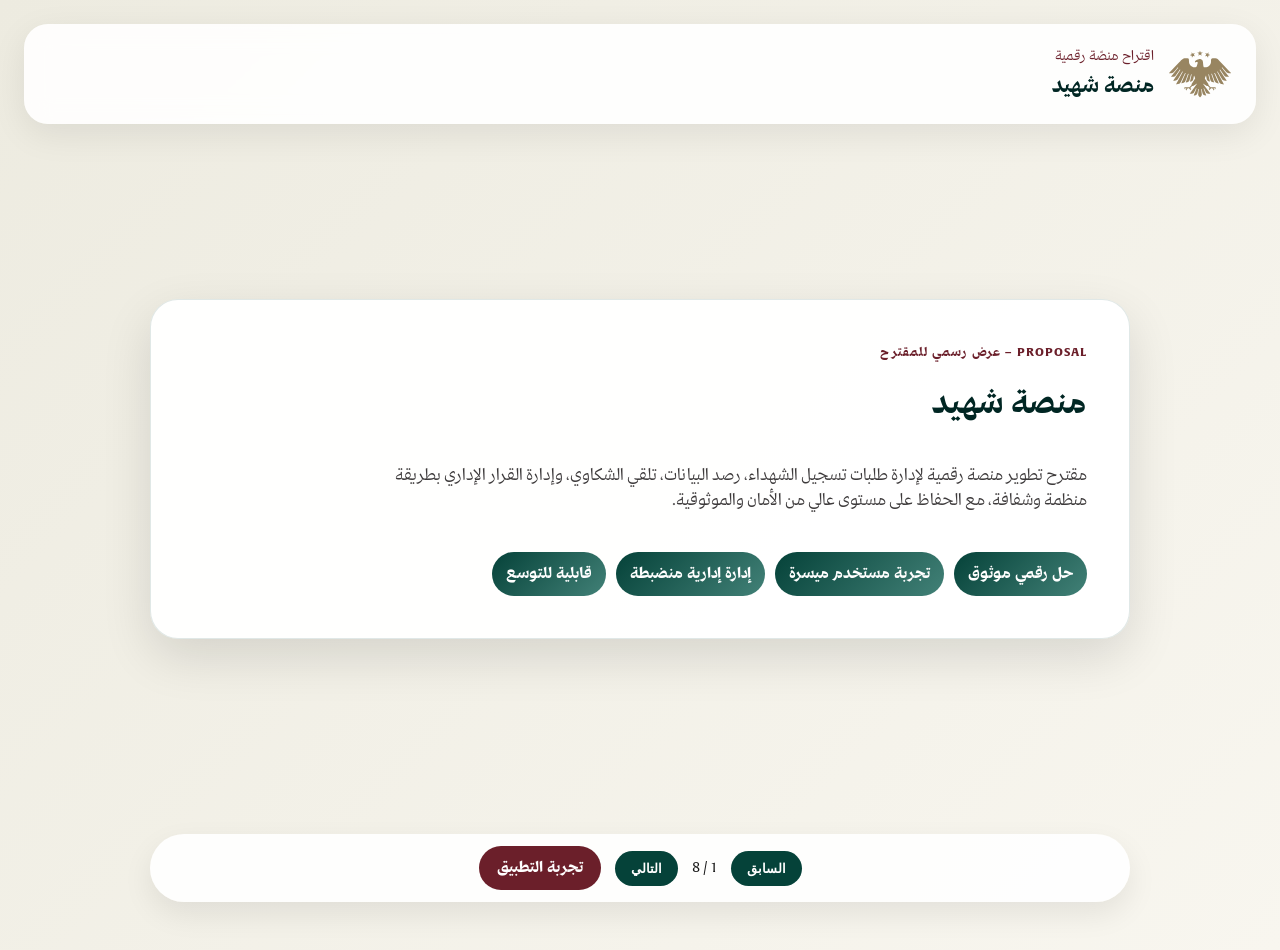
<file: index.html>
<!DOCTYPE html>
<html lang="ar" dir="rtl">
<head>
  <meta charset="UTF-8" />
  <meta name="viewport" content="width=device-width, initial-scale=1.0" />
  <title>منصة شهيد | proposal</title>
  <meta name="description" content="اقتراح تصميم أولي لمنصة شهيد لتوثيق وتحقيق عوائل الشهداء وإصدار الحسابات والرواتب الشهرية لاحقًا" />
  <link rel="stylesheet" href="assets/style.css" />
  <script src="assets/script.js" defer></script>
</head>
<body>
  <div class="page-shell">
    <header class="topbar">
      <div class="brand">
        <img src="assets/img/logo_new_syria.svg" alt="شعار منصة شهيد" class="brand-logo" />
        <div>
          <p class="brand-tag">اقتراح منصّة رقمية</p>
          <h1>منصة شهيد</h1>
        </div>
      </div>
    </header>

    <main class="slides-shell">
      <section class="slide active" id="slide-1">
        <div class="slide-content">
          <p class="eyebrow">Proposal – عرض رسمي للمقترح</p>
          <h2>منصة شهيد</h2>
          <p class="slide-lead">مقترح تطوير منصة رقمية لإدارة طلبات تسجيل الشهداء، رصد البيانات، تلقي الشكاوي، وإدارة القرار الإداري بطريقة منظمة وشفافة، مع الحفاظ على مستوى عالي من الأمان والموثوقية.</p>
          <div class="slide-bullets">
            <span>حل رقمي موثوق</span>
            <span>تجربة مستخدم ميسرة</span>
            <span>إدارة إدارية منضبطة</span>
            <span>قابلية للتوسع</span>
          </div>
        </div>
      </section>

      <section class="slide" id="slide-2">
        <div class="slide-content">
          <p class="eyebrow">المشكلة الحالية</p>
          <h3>لماذا يحتاج هذا المشروع إلى حل رقمي؟</h3>
          <div class="slide-grid">
            <article class="slide-card">
              <h4>التحول من العمل اليدوي</h4>
              <p>تتطلب العمليات الحالية جمع البيانات وعرضها ومراجعتها يدويًا، ما يرفع احتمالية التشتت والاختلاف بين الملفات والقرارات.</p>
            </article>
            <article class="slide-card">
              <h4>الاحتياج إلى شفافية</h4>
              <p>من الضروري وجود نظام واضح يسجل كل طلب، كل قرار، وكل شكوى، حتى يتمكن المسؤولون من متابعة الحالة بدقة واحترافية.</p>
            </article>
            <article class="slide-card">
              <h4>الحاجة إلى موثوقية عالية</h4>
              <p>يجب أن يكون النظام قادرًا على حفظ البيانات بشكل آمن، مع التحقق من الهوية، وتحديد صلاحية المستخدم، وإدارة القرارات بشكل مستند إلى قواعد واضحة.</p>
            </article>
          </div>
        </div>
      </section>

      <section class="slide" id="slide-3">
        <div class="slide-content">
          <p class="eyebrow">الحل المقترح</p>
          <h3>ما هي الفكرة الأساسية للنظام؟</h3>
          <div class="slide-grid">
            <article class="slide-card">
              <h4>بوابة تسجيل دخول آمنة</h4>
              <p>يبدأ المستخدم بتسجيل الدخول عبر رقم الجوال وإرسال رمز OTP، ثم إتمام التسجيل بنجاح داخل النظام.</p>
            </article>
            <article class="slide-card">
              <h4>طلب استمارة الشهيد أو الشهداء</h4>
              <p>يمكن للمستخدم تقديم طلب تسجيل رسمي لشخص أو أكثر من الشهداء، مع تعبئة بيانات الطلب، رفع الوثائق، وإضافة أكثر من شهيد ضمن نفس الحساب المسجل.</p>
            </article>
            <article class="slide-card">
              <h4>إرسال شكوى مستقلة</h4>
              <p>يمكن للمستخدم أيضًا تقديم شكوى بشكل منفصل عن طلب الاستمارة، وتُدار هذه الشكاوى في مسار خاص يختلف عن مسار طلب التسجيل.</p>
            </article>
          </div>
        </div>
      </section>

      <section class="slide" id="slide-4">
        <div class="slide-content">
          <p class="eyebrow">النطاق الوظيفي</p>
          <h3>ما الذي سيتضمنه التطبيق؟</h3>
          <div class="slide-grid">
            <article class="slide-card">
              <h4>1. تسجيل المستخدم وتأكيد الهوية</h4>
              <p>تسجيل الدخول عبر رقم الهاتف، إرسال OTP، وتأكيد الهوية قبل السماح بالوصول إلى الاستمارة.</p>
            </article>
            <article class="slide-card">
              <h4>2. إدارة استمارات الشهداء</h4>
              <p>تسجيل بيانات مقدم الطلب، بيانات الشهداء، بيانات الاستشهاد، والوثائق المرفوعة، مع إمكانية إدراج أكثر من شهيد.</p>
            </article>
            <article class="slide-card">
              <h4>3. إدارة الشكاوى</h4>
              <p>إتاحة نموذج تقديم شكوى مستقل عن طلب الاستمارة، وتوجيهه إلى المختصين لإجراء الدراسة اللازمة ثم الإحالة إلى الجهة المعنية، مع إشعارات فورية تتبع حالة الشكوى.</p>
            </article>
          </div>
        </div>
      </section>

      <section class="slide" id="slide-5">
        <div class="slide-content">
          <p class="eyebrow">السير الإداري</p>
          <h3>كيف سيتم تنفيذ القرار الإداري؟</h3>
          <div class="slide-grid">
            <article class="slide-card">
              <h4>المرحلة الأولى: الدراسة</h4>
              <p>يتم فحص طلب الاستمارة أو الشكوى بشكل منفصل من قبل الإدارة أو المختصين، مع مراجعة المستندات والبيانات المرفوعة.</p>
            </article>
            <article class="slide-card">
              <h4>المرحلة الثانية: القرار</h4>
              <p>إذا تم رفض طلب الاستمارة، يتم إيقاف الحساب ومنع العودة إلى التسجيل مرة أخرى. وإذا تم قبوله، يتم تحويله إلى مرحلة المقابلة. أما الشكوى، فيتم تقييمها وإحالتها إلى الجهة المختصة وفقًا لنتيجة الدراسة.</p>
            </article>
            <article class="slide-card">
              <h4>المرحلة الثالثة: الإنهاء</h4>
              <p>بعد المقابلة، وإذا كان القرار النهائي إيجابيًا، يتم منح المستخدم رقمًا وحسابًا مخصصًا للدخول، مع اعتماد آلية دخول مختلفة عن الهاتف.</p>
            </article>
          </div>
        </div>
      </section>

      <!-- <section class="slide" id="slide-6">
        <div class="slide-content">
          <p class="eyebrow">القيمة المضافة</p>
          <h3>ما الفائدة العملية لهذا التطبيق للعميل؟</h3>
          <div class="slide-grid">
            <article class="slide-card">
              <h4>شفافية أعلى</h4>
              <p>يمنح النظام سجلاً واضحًا لكل طلب وشكوى وقرار، مما يحسن الإدارة ويقلل الغموض.</p>
            </article>
            <article class="slide-card">
              <h4>سرعة في اتخاذ القرار</h4>
              <p>يقلل الاعتماد على الورق والملفات المنفصلة، ويجعل متابعة الحالات أكثر كفاءة وسرعة  إلى الإشعارات المباشرة داخل المرحلة الأولى.</p>
            </article>
            <article class="slide-card">
              <h4>إشعارات متكاملة</h4>
              <p>تُعدّ الإشعارات جزءًا أساسيًا من المرحلة الأولى، سواء كانت عامة أو موجهة إلى عائلة معينة أو إلى مستخدم محدد، لتبقي جميع الأطراف على علم بالحالة والتطورات.</p>
            </article>
          </div>
        </div>
      </section> -->

      <section class="slide" id="slide-7">
        <div class="slide-content">
          <p class="eyebrow">الخطوات التالية</p>
          <h3>كيف نبدأ التنفيذ عمليًا؟</h3>
          <div class="slide-grid">
            <article class="slide-card">
              <h4>1. توضيح المتطلبات</h4>
              <p>تأكيد الأنظمة الإدارية، والمستخدمين، ومجالات القرار، والحدود القانونية أو التشغيلية.</p>
            </article>
            <article class="slide-card">
              <h4>2. تنفيذ النسخة الأولى</h4>
              <p>بناء النماذج الأساسية لتسجيل الدخول، الاستمارة، إدارة الطلبات، والشكاوى.</p>
            </article>
            <article class="slide-card">
              <h4>3. الاختبار والتعزيز</h4>
              <p>إجراء اختبارات فعلية على سير العمل الإداري، ثم تحسين النظام بناءً على ملاحظات المستخدمين والمختصين.</p>
            </article>
          </div>
        </div>
      </section>

      <section class="slide" id="slide-8">
        <div class="slide-content">
          <p class="eyebrow">الخاتمة</p>
          <h3>ملخص المقترح</h3>
          <p class="slide-lead">هذا المقترح يهدف إلى بناء منصة رقمية ترفع كفاءة إدارة طلبات العوائل، تضمن الشفافية، وتوفر منظومة متكاملة للتسجيل، الدراسة، المقابلة، والقرار النهائي، مع قابلية التطوير لاحقًا لتصبح منصة إدارية متقدمة ومتكاملة.</p>
        </div>
      </section>

      <section class="slide" id="slide-9">
        <div class="slide-content">
          <p class="eyebrow">الهوية البصرية</p>
          <h3>الهوية البصرية للتطبيق</h3>
          <div class="visual-grid">
            <article class="slide-card">
              <h4>الرمزية والهوية</h4>
              <p>يعتمد التطبيق على شعار يحمل طابعًا وطنيًا يعكس الأهمية الرمزية للملف والهوية السورية، مع تركيز واضح على الثبات والاحترام.</p>
            </article>
            <article class="slide-card">
              <h4>الألوان الأساسية</h4>
              <div class="palette" aria-label="ألوان الهوية البصرية">
                <span style="background:#002623"></span>
                <span style="background:#054239"></span>
                <span style="background:#428177"></span>
                <span style="background:#edebe0"></span>
                <span style="background:#b9a779"></span>
                <span style="background:#6b1f2a"></span>
              </div>
              <p>تُستخدم درجات الخضرة والقمح والرمادي الداكن لتعكس الثقة، الثراء التاريخي، والاحترافية.</p>
            </article>
            <article class="slide-card">
              <h4>الخطوط والتصميم</h4>
              <p>يُستخدم خط Qomra في العناوين والنصوص الأساسية، مع تصميم مريح ومقروء، وأزرار دائرية، وخلفيات ناعمة تدعم القراءة العربية.</p>
            </article>
          </div>
        </div>
      </section>
    </main>

    <div class="slide-nav">
      <button class="nav-btn" id="prevBtn">السابق</button>
      <span id="slideCounter">1 / 8</span>
      <button class="nav-btn" id="nextBtn">التالي</button>
      <a href="login.html" class="nav-btn-link">تجربة التطبيق</a>
    </div>
  </div>
</body>
</html>
</file>
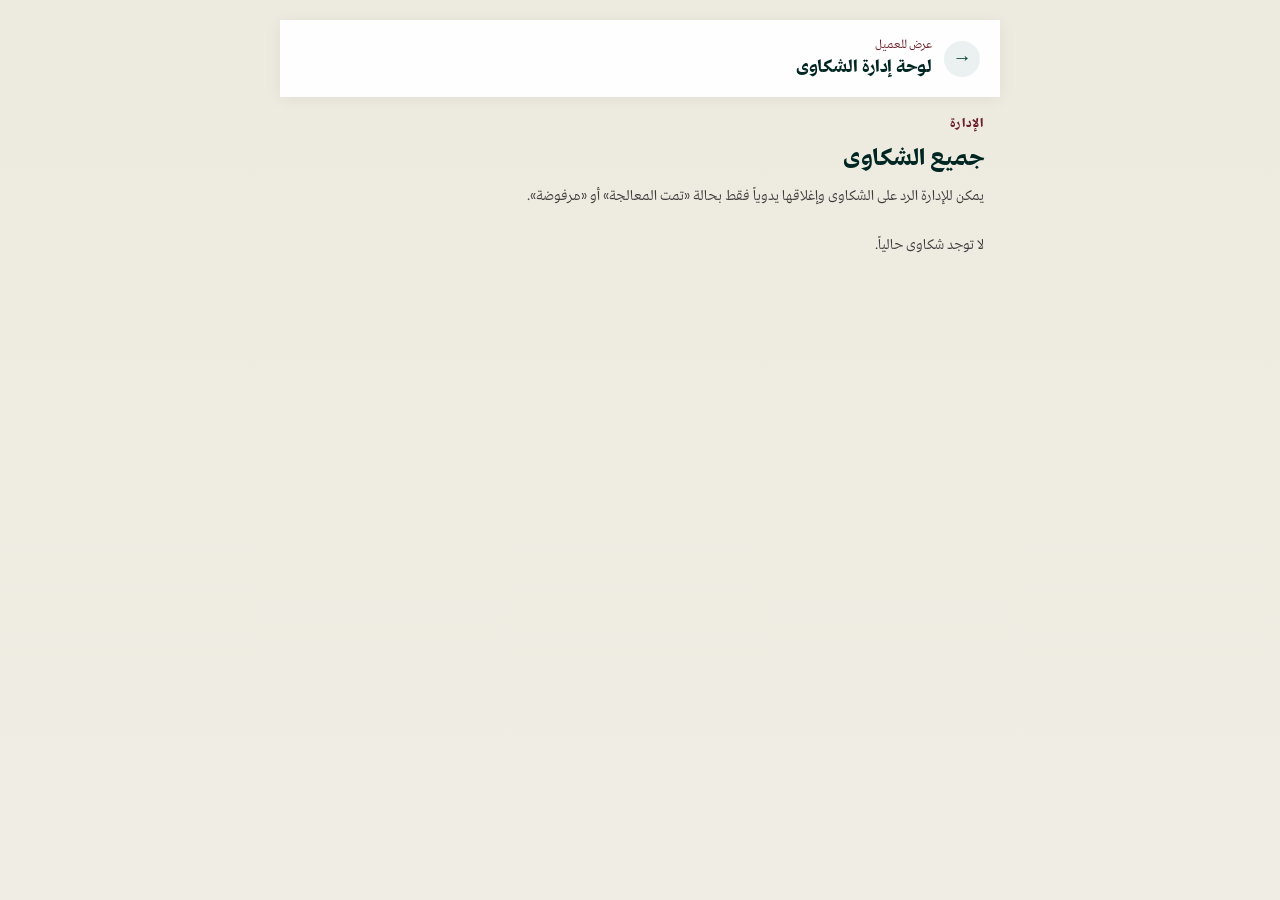
<file: admin-complaints.html>
<!DOCTYPE html>
<html lang="ar" dir="rtl">
<head>
  <meta charset="UTF-8" />
  <meta name="viewport" content="width=device-width, initial-scale=1.0" />
  <title>إدارة الشكاوى | منصة شهيد</title>
  <link rel="stylesheet" href="assets/style.css" />
</head>
<body class="app-body">
  <div class="app-shell admin-shell">
    <header class="app-header">
      <a href="index.html" class="app-back" aria-label="العودة">→</a>
      <div class="app-header-text">
        <p class="brand-tag">عرض للعميل</p>
        <h1>لوحة إدارة الشكاوى</h1>
      </div>
    </header>

    <main class="app-main">
      <section class="section-heading">
        <p class="eyebrow">الإدارة</p>
        <h3>جميع الشكاوى</h3>
        <p class="section-desc">يمكن للإدارة الرد على الشكاوى وإغلاقها يدوياً فقط بحالة «تمت المعالجة» أو «مرفوضة».</p>
      </section>

      <div id="adminComplaintsList" class="complaints-list"></div>

      <section class="form-card app-card hidden" id="adminDetailSection">
        <div class="complaint-list-head">
          <strong id="adminComplaintId">—</strong>
          <span id="adminComplaintStatus"></span>
        </div>
        <p class="section-desc" id="adminComplaintMeta">—</p>

        <div id="adminReplyThread" class="admin-thread-wrap"></div>

        <form class="request-form hidden" id="adminReplyForm">
          <div class="form-grid form-grid-single">
            <label><span>رد الإدارة</span>
              <textarea name="body" placeholder="اكتب رد الإدارة" required rows="4"></textarea>
            </label>
            <label><span>مرفق (ملف واحد فقط)</span>
              <input type="file" id="adminReplyAttachment" accept="image/*,.pdf" />
            </label>
          </div>
          <div class="form-actions admin-close-actions">
            <button type="submit" class="btn btn-primary">إرسال الرد</button>
            <button type="button" class="btn btn-secondary" id="resolveBtn">تمت المعالجة</button>
            <button type="button" class="btn btn-danger" id="rejectBtn">مرفوضة</button>
          </div>
        </form>

        <div class="complaint-closed-banner hidden" id="adminClosedBanner">
          <p id="adminClosedBannerText">—</p>
        </div>
      </section>
    </main>
  </div>

  <script src="assets/storage.js"></script>
  <script src="assets/form-fields.js"></script>
  <script src="assets/complaints.js"></script>
  <script>
    let activeComplaintId = null;
    const listEl = document.getElementById('adminComplaintsList');
    const detailSection = document.getElementById('adminDetailSection');
    const replyForm = document.getElementById('adminReplyForm');
    const closedBanner = document.getElementById('adminClosedBanner');

    initFormEnhancements(replyForm);

    function renderAdminList() {
      const complaints = getAllComplaints().sort((a, b) => (b.updatedAt || b.createdAt) - (a.updatedAt || a.createdAt));
      listEl.innerHTML = complaints.length
        ? complaints.map(complaint => `
          <button type="button" class="complaint-list-card complaint-list-button${complaint.id === activeComplaintId ? ' active' : ''}" data-id="${complaint.id}">
            <div class="complaint-list-head">
              <strong>${complaint.id}</strong>
              ${renderComplaintStatusBadge(complaint.status)}
            </div>
            <p class="complaint-list-preview">${escapeHtml(complaint.replies?.[0]?.body?.slice(0, 90) || '—')}</p>
            <p class="complaint-list-meta">مقدم الطلب: ${complaint.phone}</p>
          </button>
        `).join('')
        : '<p class="section-desc">لا توجد شكاوى حالياً.</p>';

      listEl.querySelectorAll('[data-id]').forEach(button => {
        button.addEventListener('click', () => openComplaint(button.dataset.id));
      });
    }

    function openComplaint(complaintId) {
      activeComplaintId = complaintId;
      const complaint = getComplaint(complaintId);
      if (!complaint) return;

      detailSection.classList.remove('hidden');
      document.getElementById('adminComplaintId').textContent = complaint.id;
      document.getElementById('adminComplaintStatus').innerHTML = renderComplaintStatusBadge(complaint.status);
      document.getElementById('adminComplaintMeta').textContent =
        `مقدم الطلب: ${complaint.phone} · ${formatComplaintDate(complaint.createdAt)}`;

      document.getElementById('adminReplyThread').innerHTML = renderReplyThread(complaint.replies);

      if (complaint.status === COMPLAINT_STATUS.OPEN) {
        replyForm.classList.remove('hidden');
        closedBanner.classList.add('hidden');
      } else {
        replyForm.classList.add('hidden');
        closedBanner.classList.remove('hidden');
        document.getElementById('adminClosedBannerText').textContent =
          complaint.status === COMPLAINT_STATUS.RESOLVED
            ? 'تمت معالجة الشكوى وإغلاقها.'
            : 'تم رفض الشكوى وإغلاقها.';
        closedBanner.className = `complaint-closed-banner banner-${complaint.status}`;
      }

      renderAdminList();
    }

    replyForm.addEventListener('submit', (e) => {
      e.preventDefault();
      if (!activeComplaintId) return;

      const body = replyForm.body.value.trim();
      if (!body) return;

      addComplaintReply(activeComplaintId, {
        author: 'admin',
        body,
        attachmentName: readSingleAttachment(document.getElementById('adminReplyAttachment')),
      });

      replyForm.reset();
      openComplaint(activeComplaintId);
    });

    document.getElementById('resolveBtn').addEventListener('click', () => {
      if (!activeComplaintId) return;
      closeComplaint(activeComplaintId, COMPLAINT_STATUS.RESOLVED);
      openComplaint(activeComplaintId);
    });

    document.getElementById('rejectBtn').addEventListener('click', () => {
      if (!activeComplaintId) return;
      closeComplaint(activeComplaintId, COMPLAINT_STATUS.REJECTED);
      openComplaint(activeComplaintId);
    });

    renderAdminList();
  </script>
</body>
</html>
</file>
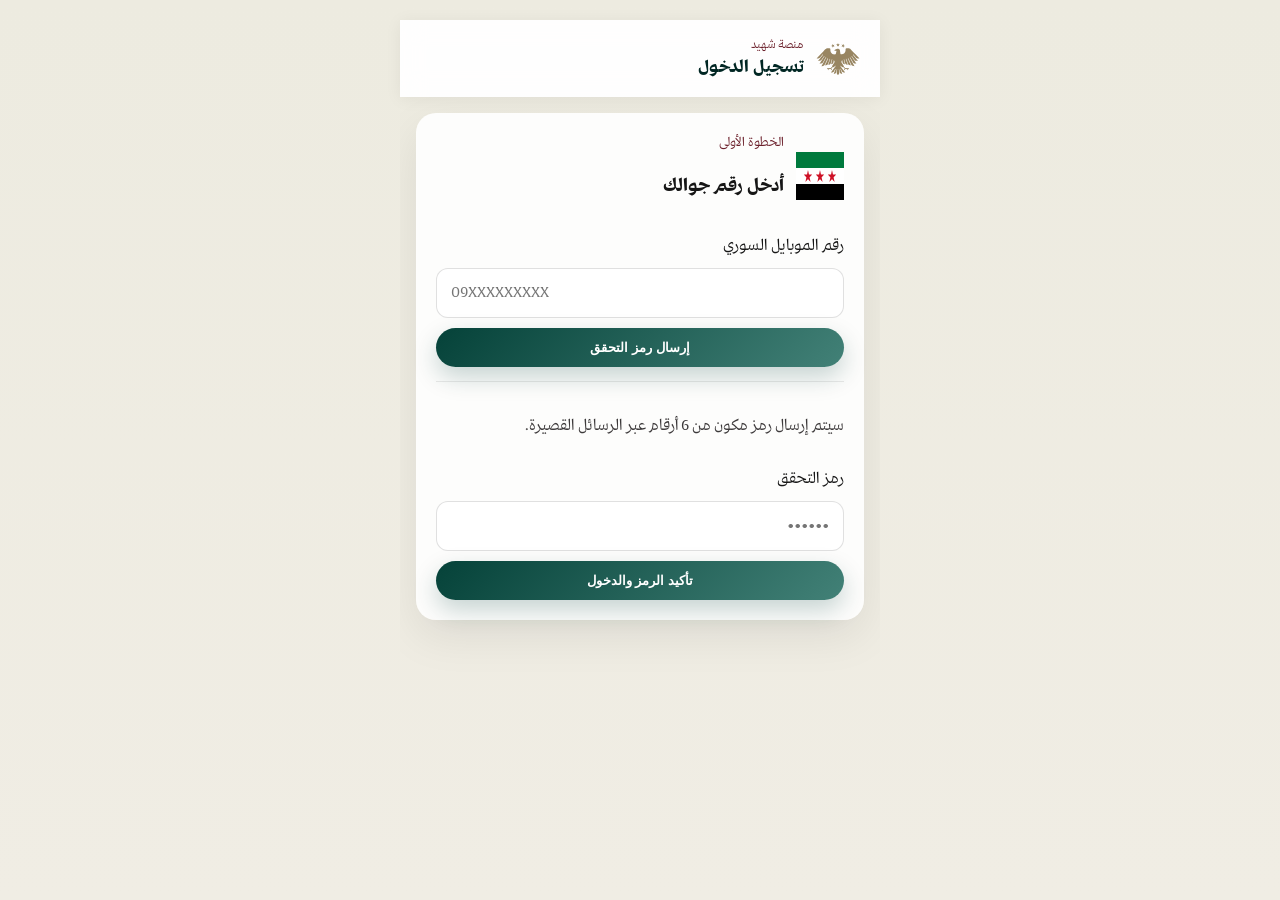
<file: app.html>
<!DOCTYPE html>
<html lang="ar" dir="rtl">
<head>
  <meta charset="UTF-8" />
  <meta name="viewport" content="width=device-width, initial-scale=1.0" />
  <title>منصة شهيد</title>
  <script>
    window.location.replace('login.html');
  </script>
</head>
<body></body>
</html>
</file>
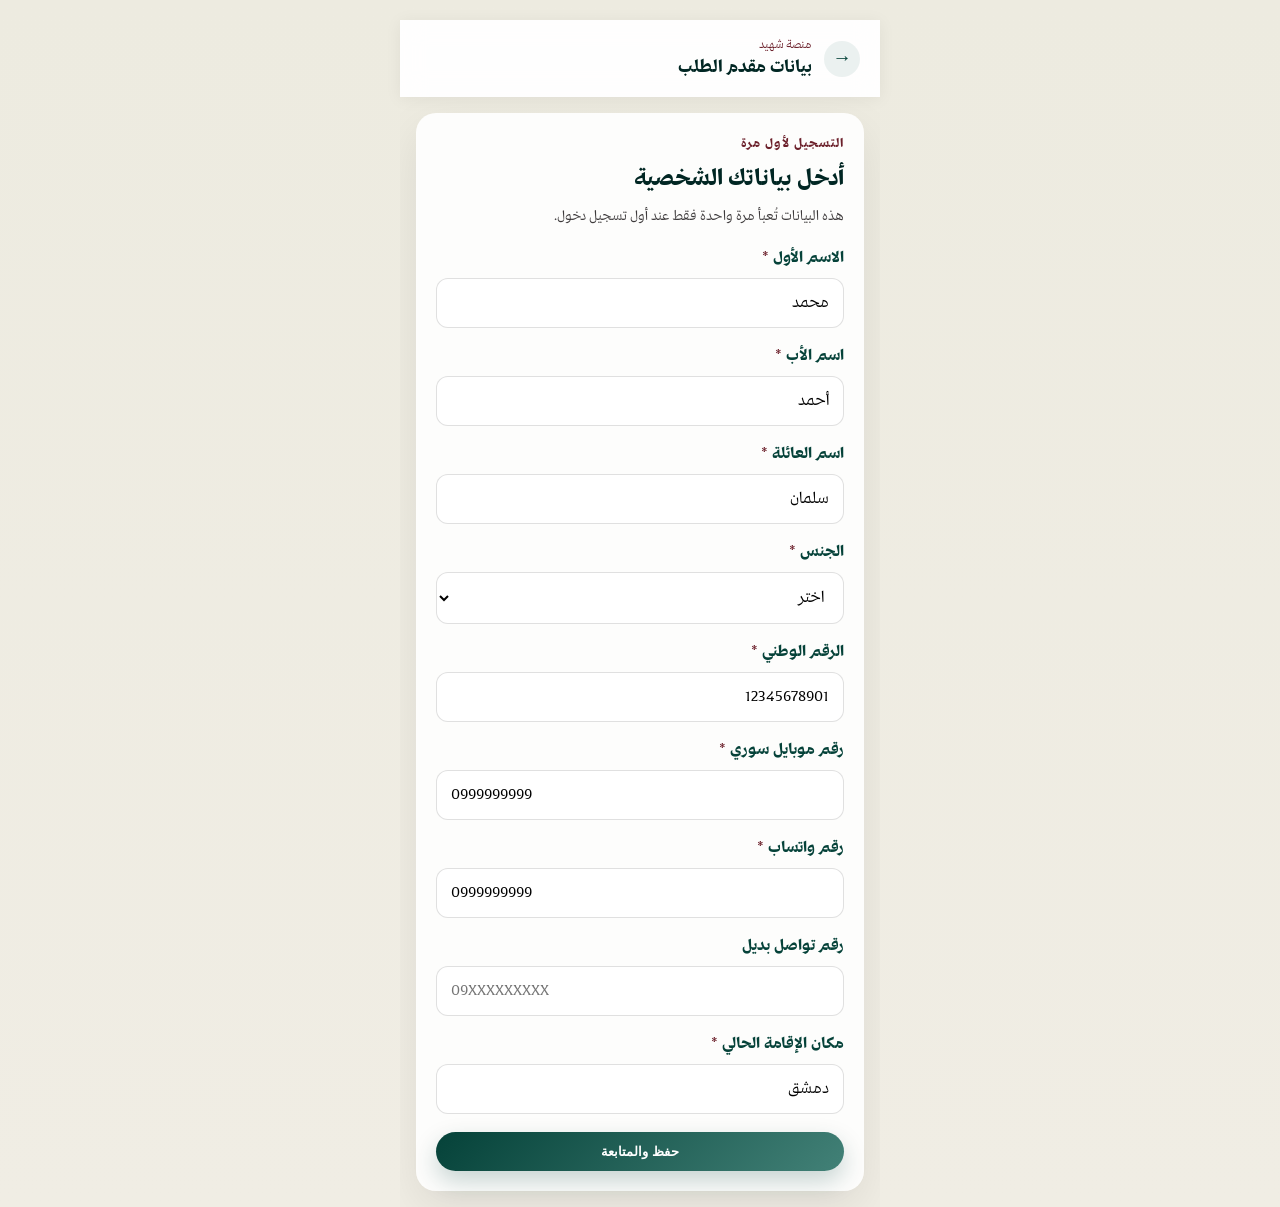
<file: applicant.html>
<!DOCTYPE html>
<html lang="ar" dir="rtl">
<head>
  <meta charset="UTF-8" />
  <meta name="viewport" content="width=device-width, initial-scale=1.0, maximum-scale=1.0, user-scalable=no" />
  <title>بيانات مقدم الطلب | منصة شهيد</title>
  <link rel="stylesheet" href="assets/style.css" />
</head>
<body class="app-body">
  <div class="app-shell">
    <header class="app-header">
      <a href="home.html" class="app-back" aria-label="العودة">→</a>
      <div class="app-header-text">
        <p class="brand-tag">منصة شهيد</p>
        <h1>بيانات مقدم الطلب</h1>
      </div>
    </header>

    <main class="app-main">
      <section class="form-card app-card">
        <div class="section-heading">
          <p class="eyebrow">التسجيل لأول مرة</p>
          <h3>أدخل بياناتك الشخصية</h3>
          <p class="section-desc">هذه البيانات تُعبأ مرة واحدة فقط عند أول تسجيل دخول.</p>
        </div>

        <form class="applicant-form" id="applicantForm">
          <datalist id="syria-locations"></datalist>

          <div class="form-grid form-grid-single">
            <label><span>الاسم الأول</span>
              <input type="text" name="firstName" placeholder="الاسم الأول" required data-required-track />
            </label>
            <label><span>اسم الأب</span>
              <input type="text" name="fatherName" placeholder="اسم الأب" required data-required-track />
            </label>
            <label><span>اسم العائلة</span>
              <input type="text" name="familyName" placeholder="اسم العائلة" required data-required-track />
            </label>
            <label><span>الجنس</span>
              <select name="gender" required data-required-track>
                <option value="">اختر</option>
                <option>ذكر</option>
                <option>أنثى</option>
              </select>
            </label>
            <label><span>الرقم الوطني</span>
              <input type="text" name="nationalId" placeholder="الرقم الوطني" required data-required-track />
            </label>
            <label><span>رقم موبايل سوري</span>
              <input type="tel" name="mobile" placeholder="09XXXXXXXXX" required data-required-track />
            </label>
            <label><span>رقم واتساب</span>
              <input type="tel" name="whatsapp" placeholder="09XXXXXXXXX" required data-required-track />
            </label>
            <label><span>رقم تواصل بديل</span>
              <input type="tel" name="altPhone" placeholder="09XXXXXXXXX" data-required-track />
            </label>
            <label><span>مكان الإقامة الحالي</span>
              <input type="search" name="residence" list="syria-locations" data-syria-search placeholder="المدينة / البلدة / الحي" required data-required-track autocomplete="off" />
            </label>
          </div>

          <div class="form-actions">
            <button type="submit" class="btn btn-primary wide">حفظ والمتابعة</button>
          </div>
        </form>
      </section>
    </main>
  </div>

  <script src="assets/storage.js"></script>
  <script src="assets/syria-locations.js"></script>
  <script src="assets/form-fields.js"></script>
  <script src="assets/form-wizard.js"></script>
  <script>
    const session = requireAuth();

    initSyriaSearch();

    const form = document.getElementById('applicantForm');
    initFormEnhancements(form);
    const mobileInput = form.querySelector('[name="mobile"]');
    if (mobileInput && !mobileInput.value) {
      mobileInput.value = session.phone;
    }

    const existingApplicant = getUser(session.phone)?.applicant;
    if (existingApplicant) {
      fillFormData(form, existingApplicant);
    }

    document.getElementById('applicantForm').addEventListener('submit', (e) => {
      e.preventDefault();
      const form = e.target;
      const applicant = collectFormData(form);
      saveUser(session.phone, { applicant, martyrs: getMartyrs(session.phone) });
      window.location.href = 'home.html';
    });
  </script>
</body>
</html>
</file>
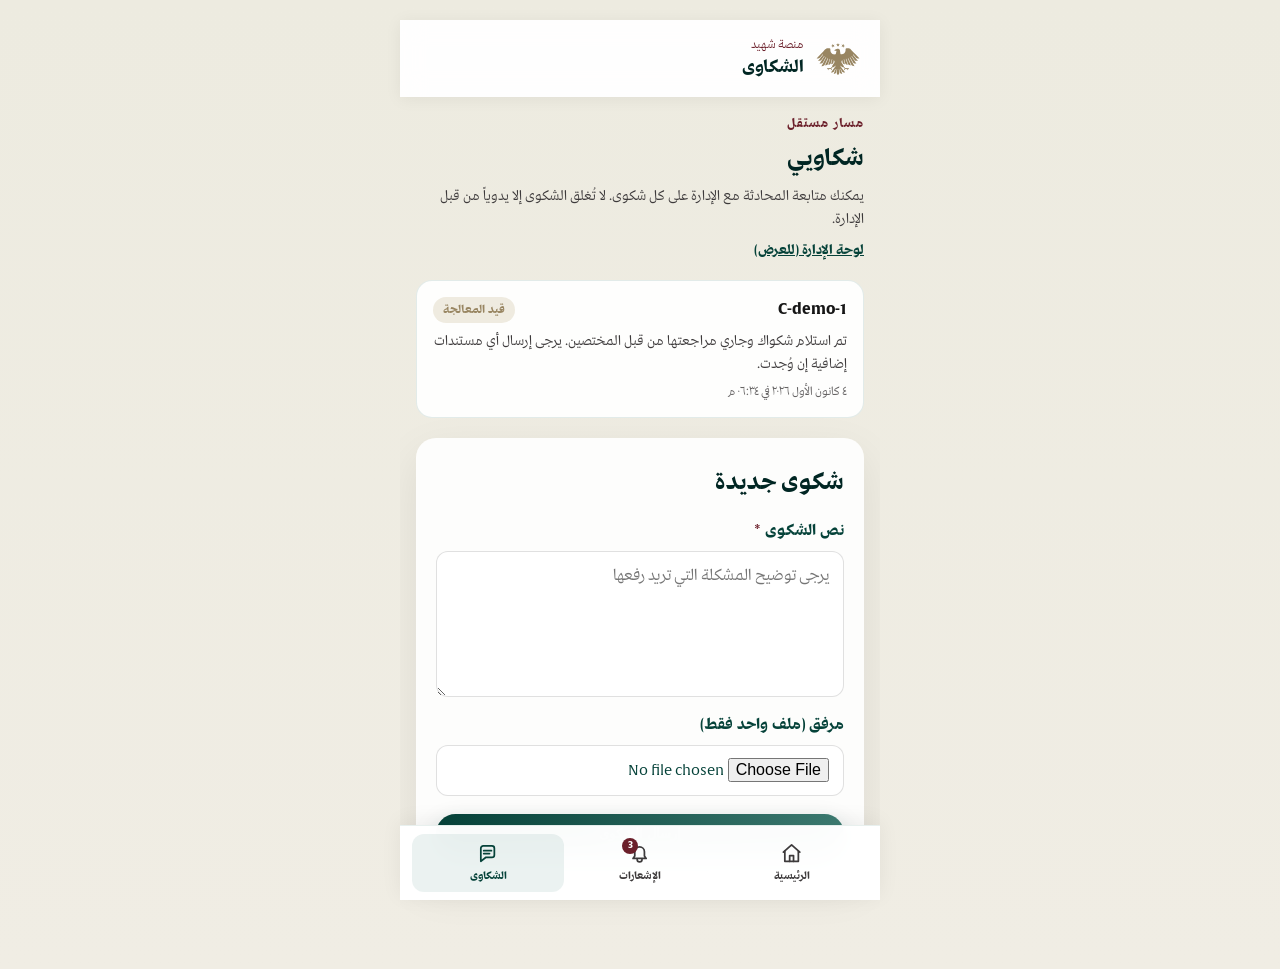
<file: complaint-detail.html>
<!DOCTYPE html>
<html lang="ar" dir="rtl">
<head>
  <meta charset="UTF-8" />
  <meta name="viewport" content="width=device-width, initial-scale=1.0, maximum-scale=1.0, user-scalable=no" />
  <title>تفاصيل الشكوى | منصة شهيد</title>
  <link rel="stylesheet" href="assets/style.css" />
</head>
<body class="app-body">
  <div class="app-shell" data-tabbar="complaint">
    <header class="app-header">
      <a href="complaint.html" class="app-back" aria-label="العودة">→</a>
      <div class="app-header-text">
        <p class="brand-tag">منصة شهيد</p>
        <h1 id="complaintTitle">تفاصيل الشكوى</h1>
      </div>
    </header>

    <main class="app-main">
      <section class="complaint-detail-head app-card">
        <div class="complaint-list-head">
          <strong id="complaintId">—</strong>
          <span id="complaintStatus"></span>
        </div>
        <p class="section-desc" id="complaintMeta">—</p>
      </section>

      <section class="app-card">
        <div class="section-heading">
          <h3>سجل المحادثة</h3>
        </div>
        <div id="replyThread"></div>
      </section>

      <section class="form-card app-card hidden" id="replySection">
        <div class="section-heading">
          <h3>إضافة رد</h3>
          <p class="section-desc">يمكنك إرفاق ملف واحد فقط مع كل رد.</p>
        </div>

        <form class="request-form" id="replyForm">
          <div class="form-grid form-grid-single">
            <label><span>نص الرد</span>
              <textarea name="body" placeholder="اكتب ردك هنا" required rows="4"></textarea>
            </label>
            <label><span>مرفق (ملف واحد فقط)</span>
              <input type="file" id="replyAttachment" accept="image/*,.pdf" />
            </label>
          </div>
          <div class="form-actions">
            <button type="submit" class="btn btn-primary wide">إرسال الرد</button>
          </div>
        </form>
      </section>

      <section class="complaint-closed-banner hidden" id="closedBanner">
        <p id="closedBannerText">—</p>
      </section>
    </main>
  </div>

  <script src="assets/storage.js"></script>
  <script src="assets/form-fields.js"></script>
  <script src="assets/complaints.js"></script>
  <script src="assets/app-tabs.js"></script>
  <script>
    const session = requireAuth();
    const params = new URLSearchParams(window.location.search);
    const complaintId = params.get('id');
    let complaint = complaintId ? getComplaint(complaintId) : null;

    if (!complaint || complaint.phone !== session.phone) {
      window.location.href = 'complaint.html';
    }

    const replySection = document.getElementById('replySection');
    const closedBanner = document.getElementById('closedBanner');
    const replyForm = document.getElementById('replyForm');

    initFormEnhancements(replyForm);

    function renderComplaintDetail() {
      complaint = getComplaint(complaintId);
      document.getElementById('complaintTitle').textContent = 'شكوى ' + complaint.id;
      document.getElementById('complaintId').textContent = complaint.id;
      document.getElementById('complaintStatus').innerHTML = renderComplaintStatusBadge(complaint.status);
      document.getElementById('complaintMeta').textContent =
        `تاريخ الإنشاء: ${formatComplaintDate(complaint.createdAt)}` +
        (complaint.closedAt ? ` · تاريخ الإغلاق: ${formatComplaintDate(complaint.closedAt)}` : '');

      document.getElementById('replyThread').innerHTML = renderReplyThread(complaint.replies);

      if (complaint.status === COMPLAINT_STATUS.OPEN) {
        replySection.classList.remove('hidden');
        closedBanner.classList.add('hidden');
      } else {
        replySection.classList.add('hidden');
        closedBanner.classList.remove('hidden');
        document.getElementById('closedBannerText').textContent =
          complaint.status === COMPLAINT_STATUS.RESOLVED
            ? 'تمت معالجة هذه الشكوى وإغلاقها من قبل الإدارة.'
            : 'تم رفض هذه الشكوى وإغلاقها من قبل الإدارة.';
        closedBanner.className = `complaint-closed-banner banner-${complaint.status}`;
      }
    }

    replyForm.addEventListener('submit', (e) => {
      e.preventDefault();
      const body = replyForm.body.value.trim();
      if (!body) return;

      const attachmentName = readSingleAttachment(document.getElementById('replyAttachment'));
      addComplaintReply(complaint.id, {
        author: 'applicant',
        body,
        attachmentName,
      });

      replyForm.reset();
      renderComplaintDetail();
    });

    renderComplaintDetail();
  </script>
</body>
</html>
</file>
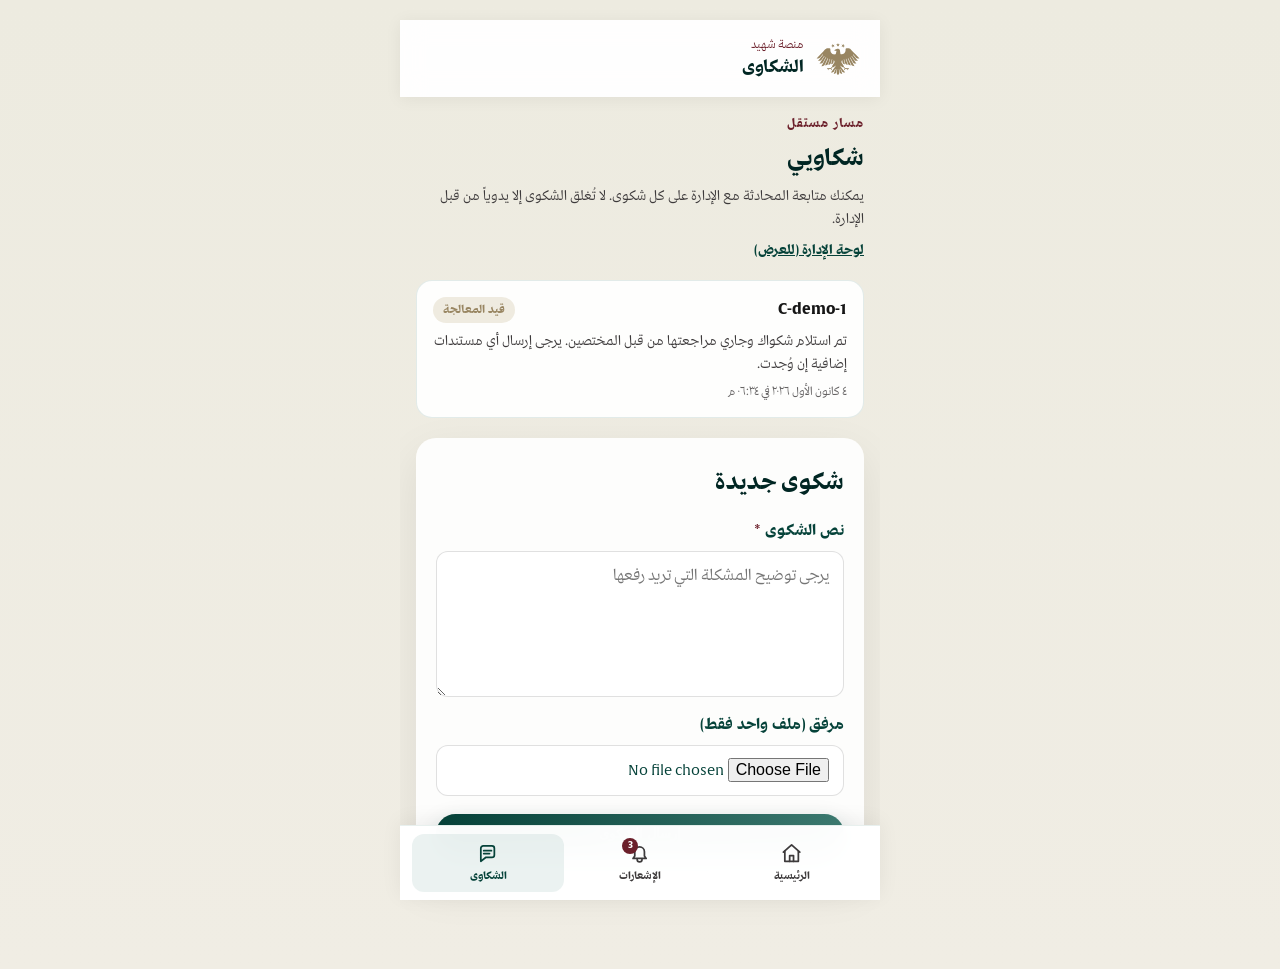
<file: complaint.html>
<!DOCTYPE html>
<html lang="ar" dir="rtl">
<head>
  <meta charset="UTF-8" />
  <meta name="viewport" content="width=device-width, initial-scale=1.0, maximum-scale=1.0, user-scalable=no" />
  <title>الشكاوى | منصة شهيد</title>
  <link rel="stylesheet" href="assets/style.css" />
</head>
<body class="app-body">
  <div class="app-shell" data-tabbar="complaint">
    <header class="app-header">
      <img src="assets/img/logo_new_syria.svg" alt="شعار منصة شهيد" class="app-logo" />
      <div class="app-header-text">
        <p class="brand-tag">منصة شهيد</p>
        <h1>الشكاوى</h1>
      </div>
    </header>

    <main class="app-main">
      <section class="section-heading">
        <p class="eyebrow">مسار مستقل</p>
        <h3>شكاويي</h3>
        <p class="section-desc">يمكنك متابعة المحادثة مع الإدارة على كل شكوى. لا تُغلق الشكوى إلا يدوياً من قبل الإدارة.</p>
        <p class="section-desc demo-admin-link"><a href="admin-complaints.html">لوحة الإدارة (للعرض)</a></p>
      </section>

      <div id="complaintsList" class="complaints-list"></div>

      <div class="empty-state hidden" id="emptyComplaints">
        <div class="empty-icon">✉️</div>
        <p>لم تُقدّم أي شكوى بعد. استخدم الزر أدناه لبدء شكوى جديدة.</p>
      </div>

      <section class="form-card app-card" id="newComplaintSection">
        <div class="section-heading">
          <h3 id="newComplaintTitle">شكوى جديدة</h3>
        </div>

        <form class="request-form" id="complaintForm">
          <div class="form-grid form-grid-single">
            <label><span>نص الشكوى</span>
              <textarea name="details" placeholder="يرجى توضيح المشكلة التي تريد رفعها" required rows="5"></textarea>
            </label>
            <label><span>مرفق (ملف واحد فقط)</span>
              <input type="file" id="complaintAttachment" accept="image/*,.pdf" />
            </label>
          </div>

          <div class="form-actions">
            <button type="submit" class="btn btn-primary wide">إرسال الشكوى</button>
          </div>
        </form>
      </section>
    </main>
  </div>

  <script src="assets/storage.js"></script>
  <script src="assets/form-fields.js"></script>
  <script src="assets/complaints.js"></script>
  <script src="assets/app-tabs.js"></script>
  <script>
    const session = requireAuth();
    const listEl = document.getElementById('complaintsList');
    const emptyEl = document.getElementById('emptyComplaints');
    const form = document.getElementById('complaintForm');

    initFormEnhancements(form);

    function renderComplaints() {
      const complaints = getComplaints(session.phone);
      listEl.innerHTML = '';

      if (complaints.length === 0) {
        emptyEl.classList.remove('hidden');
        return;
      }

      emptyEl.classList.add('hidden');
      complaints.forEach(complaint => {
        listEl.insertAdjacentHTML('beforeend', renderComplaintListItem(complaint));
      });
    }

    form.addEventListener('submit', (e) => {
      e.preventDefault();
      const details = form.details.value.trim();
      if (!details) return;

      const attachmentName = readSingleAttachment(document.getElementById('complaintAttachment'));
      const complaint = createComplaint(session.phone, details, attachmentName);
      window.location.href = 'complaint-detail.html?id=' + complaint.id;
    });

    renderComplaints();
  </script>
</body>
</html>
</file>
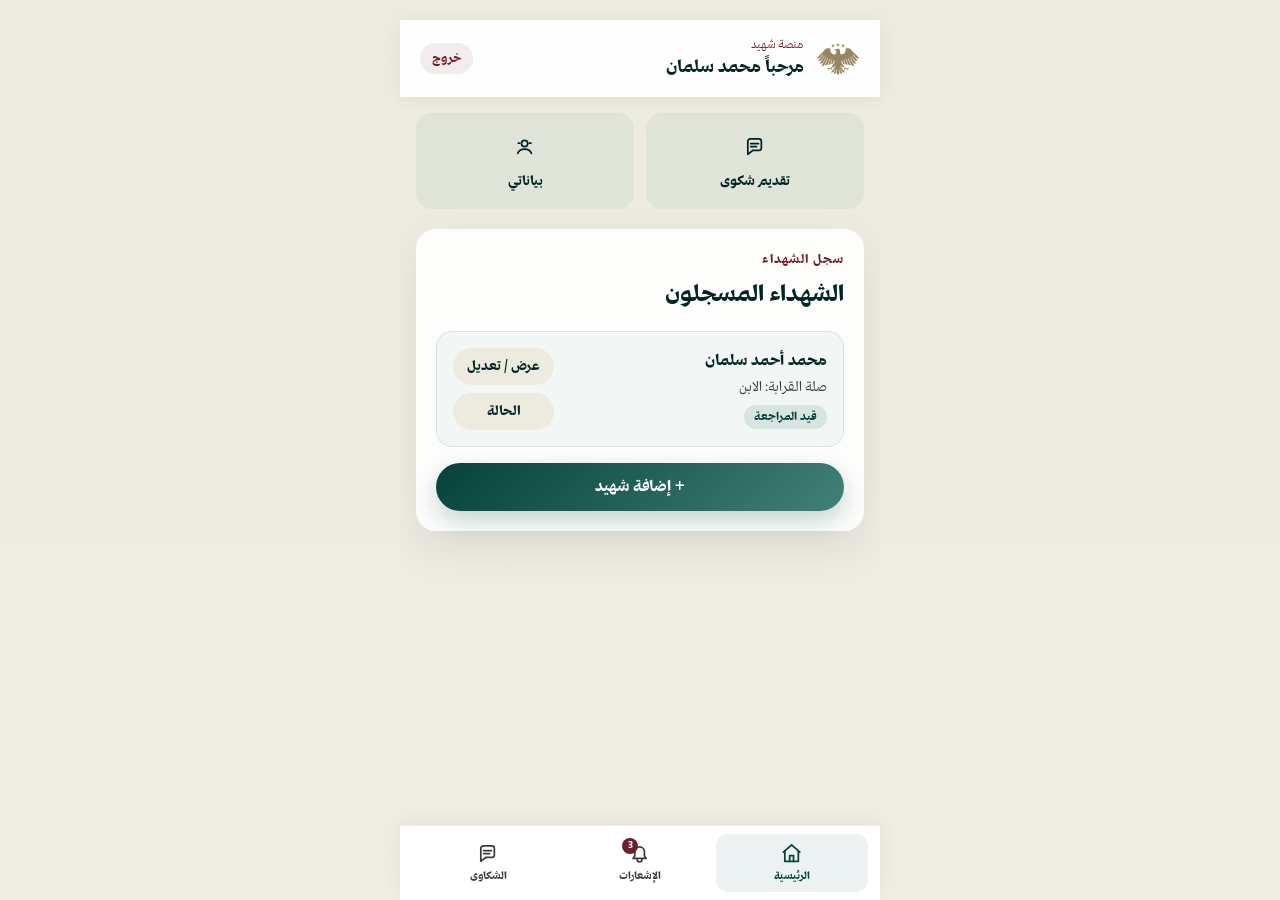
<file: home.html>
<!DOCTYPE html>
<html lang="ar" dir="rtl">
<head>
  <meta charset="UTF-8" />
  <meta name="viewport" content="width=device-width, initial-scale=1.0, maximum-scale=1.0, user-scalable=no" />
  <title>الرئيسية | منصة شهيد</title>
  <link rel="stylesheet" href="assets/style.css" />
</head>
<body class="app-body">
  <div class="app-shell" data-tabbar="home">
    <header class="app-header">
      <img src="assets/img/logo_new_syria.svg" alt="شعار منصة شهيد" class="app-logo" />
      <div class="app-header-text">
        <p class="brand-tag">منصة شهيد</p>
        <h1 id="welcomeTitle">مرحباً</h1>
      </div>
      <button type="button" class="btn-logout" id="logoutBtn" title="تسجيل الخروج">خروج</button>
    </header>

    <main class="app-main">
      <section class="app-shortcuts" aria-label="اختصارات">
        <a href="complaint.html" class="shortcut-card">
          <span class="shortcut-icon" aria-hidden="true">
            <svg viewBox="0 0 24 24"><path d="M5 6.5A2.5 2.5 0 0 1 7.5 4h9A2.5 2.5 0 0 1 19 6.5v7A2.5 2.5 0 0 1 16.5 16H10l-5 4v-13.5Z"/><path d="M8 9h8M8 12h6"/></svg>
          </span>
          <span>تقديم شكوى</span>
        </a>
        <a href="applicant.html" class="shortcut-card">
          <span class="shortcut-icon" aria-hidden="true">
            <svg viewBox="0 0 24 24"><path d="M12 12a3.2 3.2 0 1 0 0-6.4A3.2 3.2 0 0 0 12 12Z"/><path d="M5 19c.9-2.8 3.4-4.5 7-4.5s6.1 1.7 7 4.5"/><path d="M5.5 8.5h1.5M17 8.5h1.5"/></svg>
          </span>
          <span>بياناتي</span>
        </a>
      </section>

      <section class="form-card app-card">
        <div class="section-heading">
          <p class="eyebrow">سجل الشهداء</p>
          <h3 id="pageSubtitle">إضافة شهيد جديد</h3>
        </div>

        <div id="martyrsList" class="martyrs-list"></div>

        <div class="empty-state hidden" id="emptyState">
          <!-- <div class="empty-icon">🕊️</div> -->
          <p>لم تُضف أي شهيد بعد. اضغط الزر أدناه لبدء تعبئة استمارة الشهيد.</p>
        </div>

        <div class="form-actions home-actions">
          <a href="martyr-form.html" class="btn btn-primary wide" id="addMartyrBtn">+ إضافة شهيد</a>
        </div>
      </section>
    </main>
  </div>

  <script src="assets/storage.js"></script>
  <script src="assets/app-tabs.js"></script>
  <script>
    const session = requireAuth();
    const user = getUser(session.phone);
    const martyrs = getMartyrs(session.phone);
    const applicant = user?.applicant || { firstName: 'ضيف', familyName: '' };

    document.getElementById('welcomeTitle').textContent =
      `مرحباً ${applicant.firstName} ${applicant.familyName}`;

    const listEl = document.getElementById('martyrsList');
    const emptyEl = document.getElementById('emptyState');
    const subtitle = document.getElementById('pageSubtitle');

    const statusLabels = {
      draft: 'مسودة',
      submitted: 'قيد المراجعة',
      approved: 'مقبول',
      rejected: 'مرفوض',
    };

    if (martyrs.length === 0) {
      emptyEl.classList.remove('hidden');
      subtitle.textContent = 'ابدأ بإضافة أول شهيد';
    } else {
      subtitle.textContent = 'الشهداء المسجلون';
      martyrs.forEach(martyr => {
        const name = [martyr.firstName, martyr.fatherName, martyr.familyName]
          .filter(Boolean).join(' ') || 'شهيد بدون اسم';
        const card = document.createElement('article');
        card.className = 'martyr-list-card';
        card.innerHTML = `
          <div class="martyr-list-info">
            <h4>${name}</h4>
            <p class="martyr-meta">${martyr.relationship ? 'صلة القرابة: ' + martyr.relationship : ''}</p>
            <span class="status-badge status-${martyr.status || 'draft'}">${statusLabels[martyr.status || 'draft']}</span>
          </div>
          <div class="martyr-list-actions">
            <a href="martyr-form.html?id=${martyr.id}" class="btn btn-secondary btn-sm">عرض / تعديل</a>
            ${martyr.status === 'submitted' ? `<a href="status.html?id=${martyr.id}" class="btn btn-secondary btn-sm">الحالة</a>` : ''}
          </div>
        `;
        listEl.appendChild(card);
      });
    }

    document.getElementById('logoutBtn').addEventListener('click', () => {
      clearSession();
      window.location.href = 'login.html';
    });
  </script>
</body>
</html>
</file>
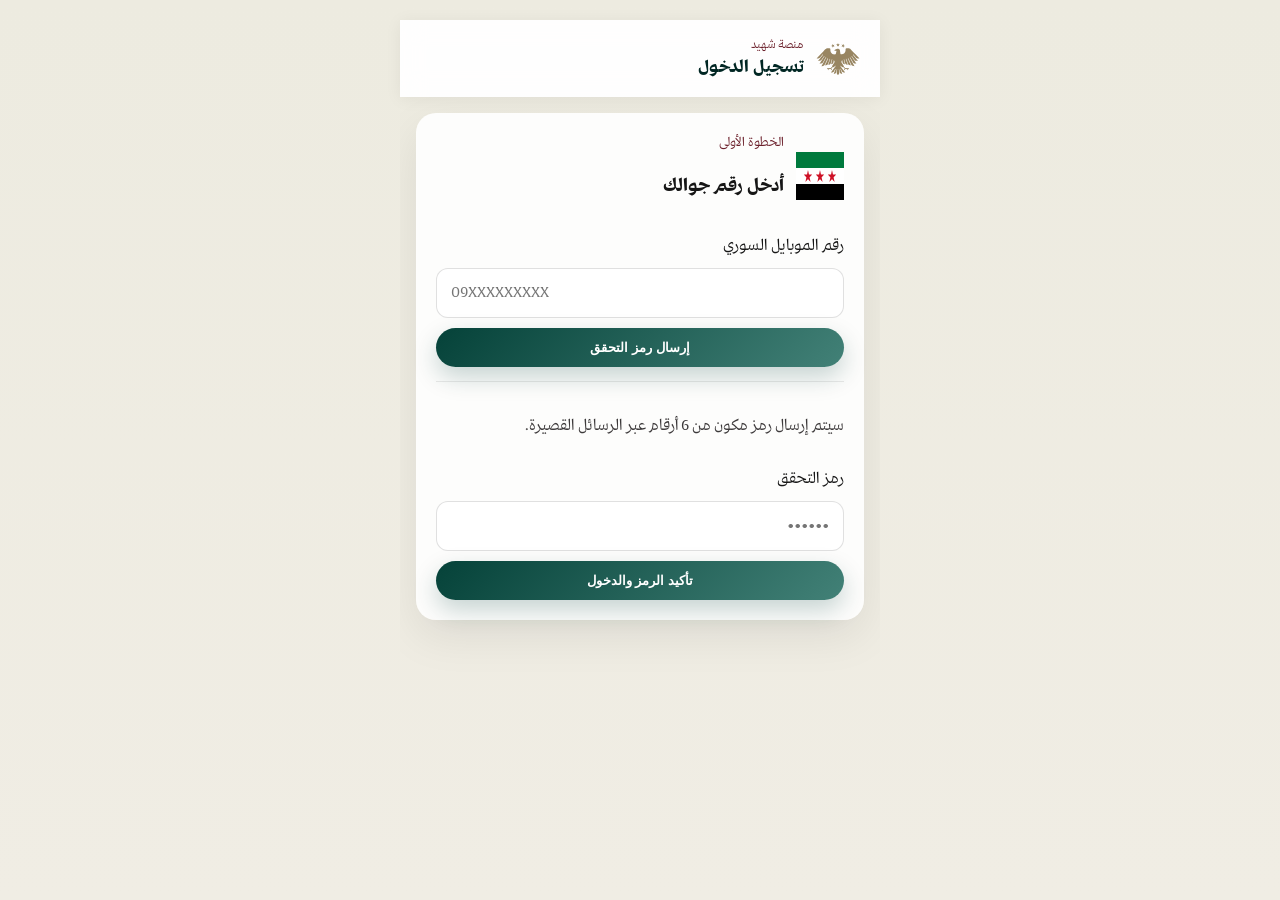
<file: login.html>
<!DOCTYPE html>
<html lang="ar" dir="rtl">
<head>
  <meta charset="UTF-8" />
  <meta name="viewport" content="width=device-width, initial-scale=1.0, maximum-scale=1.0, user-scalable=no" />
  <meta name="apple-mobile-web-app-capable" content="yes" />
  <title>تسجيل الدخول | منصة شهيد</title>
  <link rel="stylesheet" href="assets/style.css" />
</head>
<body class="app-body">
  <div class="app-shell">
    <header class="app-header">
      <img src="assets/img/logo_new_syria.svg" alt="شعار منصة شهيد" class="app-logo" />
      <div class="app-header-text">
        <p class="brand-tag">منصة شهيد</p>
        <h1>تسجيل الدخول</h1>
      </div>
    </header>

    <main class="app-main">
      <section class="auth-card app-card">
        <div class="card-top">
          <img src="assets/img/syrian-flag-proportions.svg" alt="علم سوريا" class="flag" />
          <div>
            <p class="card-label">الخطوة الأولى</p>
            <h3>أدخل رقم جوالك</h3>
          </div>
        </div>

        <form class="phone-form">
          <label for="phone">رقم الموبايل السوري</label>
          <input id="phone" type="tel" placeholder="09XXXXXXXXX" required />
          <button type="submit" class="btn btn-primary wide">إرسال رمز التحقق</button>
        </form>

        <div class="otp-box hidden" aria-live="polite">
          <p class="otp-notice">سيتم إرسال رمز مكون من 6 أرقام عبر الرسائل القصيرة.</p>
          <label for="otp">رمز التحقق</label>
          <input id="otp" type="text" inputmode="numeric" maxlength="6" placeholder="••••••" />
          <button type="button" id="otpConfirm" class="btn btn-primary wide">تأكيد الرمز والدخول</button>
        </div>
      </section>
    </main>
  </div>

  <script src="assets/storage.js"></script>
  <script src="assets/auth.js"></script>
</body>
</html>
</file>
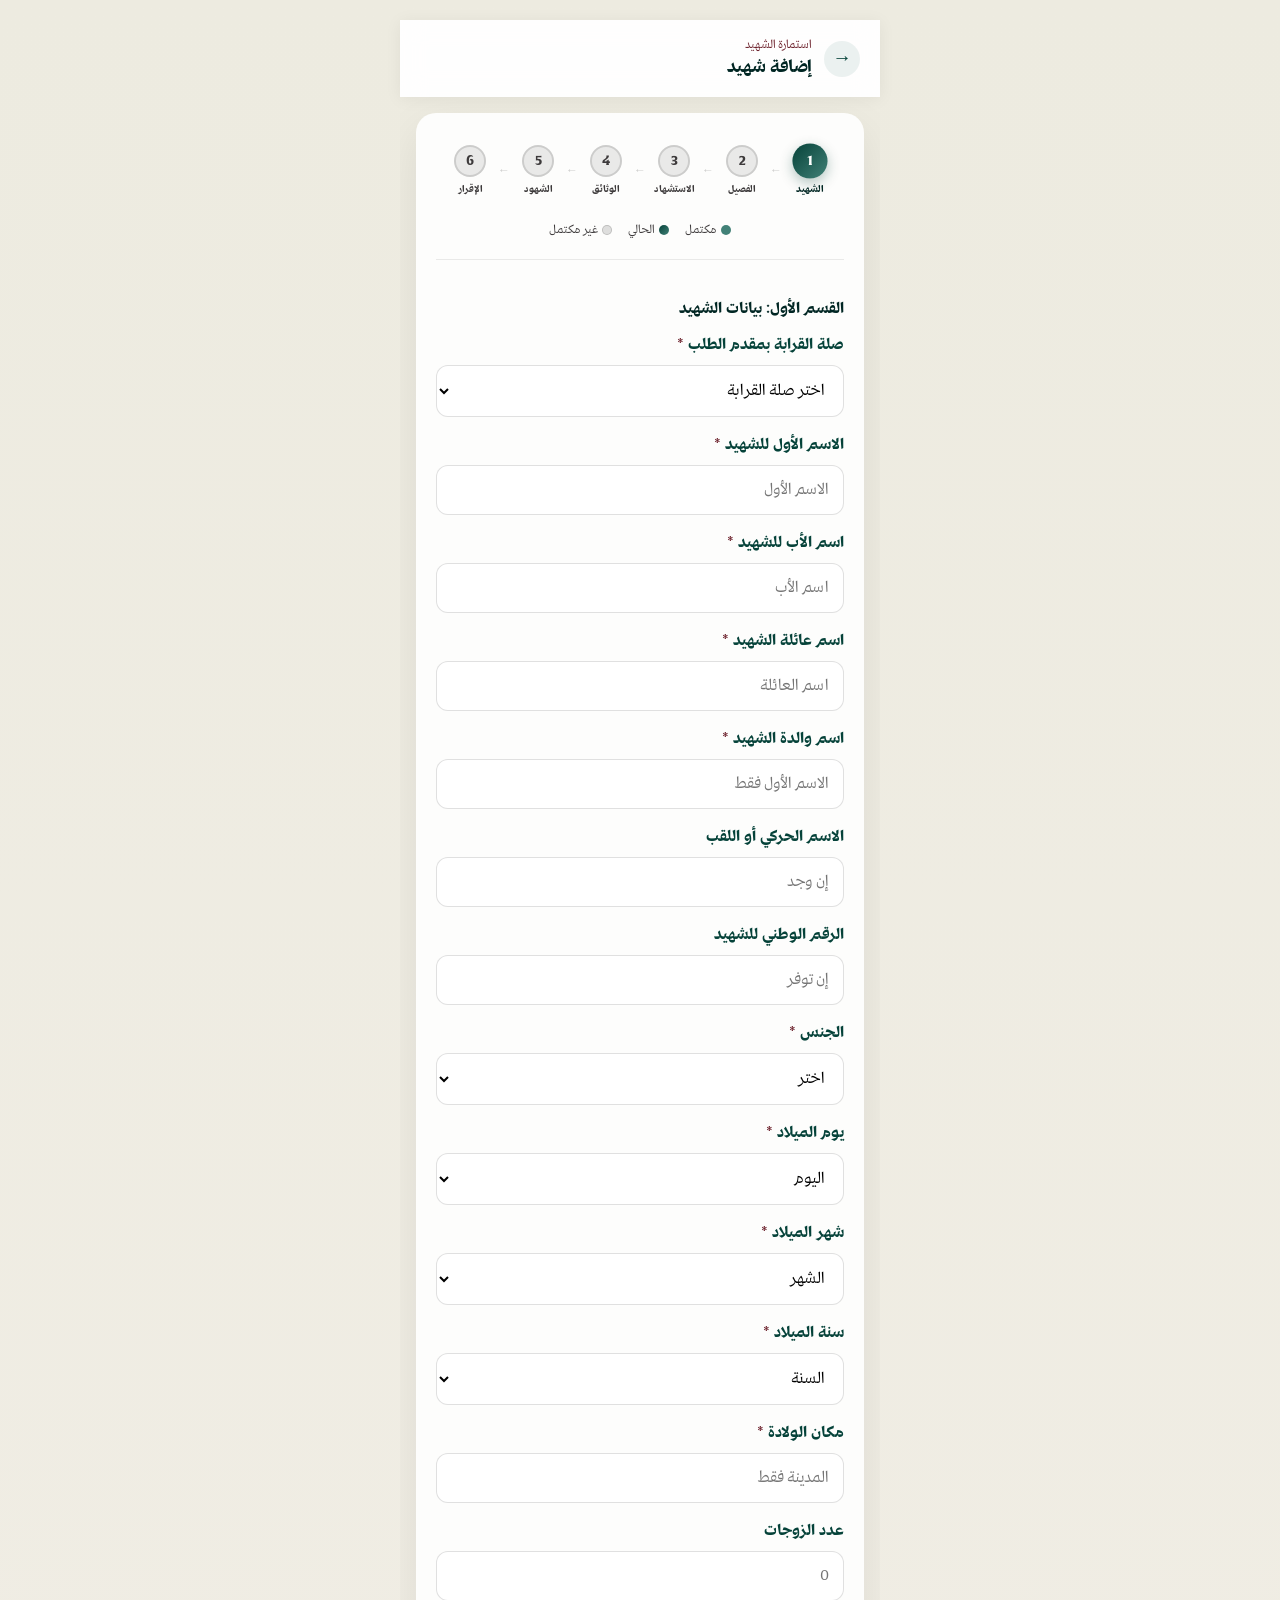
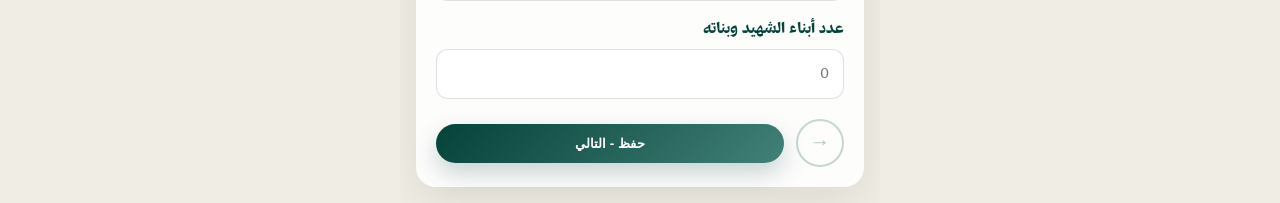
<file: martyr-form.html>
<!DOCTYPE html>
<html lang="ar" dir="rtl">
<head>
  <meta charset="UTF-8" />
  <meta name="viewport" content="width=device-width, initial-scale=1.0, maximum-scale=1.0, user-scalable=no" />
  <title>استمارة الشهيد | منصة شهيد</title>
  <link rel="stylesheet" href="assets/style.css" />
</head>
<body class="app-body">
  <div class="app-shell">
    <header class="app-header">
      <a href="home.html" class="app-back" aria-label="العودة">→</a>
      <div class="app-header-text">
        <p class="brand-tag">استمارة الشهيد</p>
        <h1 id="formTitle">إضافة شهيد</h1>
      </div>
    </header>

    <main class="app-main">
      <section class="form-card app-card">
        <form class="request-form" id="martyrForm">
          <datalist id="syria-locations"></datalist>

          <nav class="step-track" aria-label="مؤشر الأقسام">
            <button type="button" class="step-dot active" data-step-dot="1" title="الشهيد">
              <span class="step-num">1</span>
              <span class="step-label">الشهيد</span>
            </button>
            <span class="step-arrow" data-step-arrow="1" aria-hidden="true">←</span>
            <button type="button" class="step-dot incomplete" data-step-dot="2" title="بيانات الفصيل أو التشكيل">
              <span class="step-num">2</span>
              <span class="step-label">الفصيل</span>
            </button>
            <span class="step-arrow" data-step-arrow="2" aria-hidden="true">←</span>
            <button type="button" class="step-dot incomplete" data-step-dot="3" title="الاستشهاد">
              <span class="step-num">3</span>
              <span class="step-label">الاستشهاد</span>
            </button>
            <span class="step-arrow" data-step-arrow="3" aria-hidden="true">←</span>
            <button type="button" class="step-dot incomplete" data-step-dot="4" title="الوثائق">
              <span class="step-num">4</span>
              <span class="step-label">الوثائق</span>
            </button>
            <span class="step-arrow" data-step-arrow="4" aria-hidden="true">←</span>
            <button type="button" class="step-dot incomplete" data-step-dot="5" title="الشهود">
              <span class="step-num">5</span>
              <span class="step-label">الشهود</span>
            </button>
            <span class="step-arrow" data-step-arrow="4" aria-hidden="true">←</span>
            <button type="button" class="step-dot incomplete" data-step-dot="6" title="الإقرار">
              <span class="step-num">6</span>
              <span class="step-label">الإقرار</span>
            </button>
          </nav>

          <p class="step-legend">
            <span class="legend-item"><span class="legend-dot completed"></span> مكتمل</span>
            <span class="legend-item"><span class="legend-dot active"></span> الحالي</span>
            <span class="legend-item"><span class="legend-dot incomplete"></span> غير مكتمل</span>
          </p>

          <!-- القسم 1: الشهيد -->
          <section class="form-section active" data-step="1">
            <h4>القسم الأول: بيانات الشهيد</h4>
            <div class="form-grid form-grid-single">
              <label><span>صلة القرابة بمقدم الطلب</span>
                <select name="relationship" required data-required-track data-other-trigger>
                  <option value="">اختر صلة القرابة</option>
                  <option>الأب</option>
                  <option>الأم</option>
                  <option>الزوجة</option>
                  <option>الابن</option>
                  <option>الابنة</option>
                  <option>الأخ</option>
                  <option>الأخت</option>
                  <!-- <option value="other">أخرى</option> -->
                </select>
                <input type="text" name="relationshipOther" data-other-input class="other-field hidden" placeholder="يرجى توضيح صلة القرابة" />
              </label>
              <label><span>الاسم الأول للشهيد</span>
                <input type="text" name="firstName" placeholder="الاسم الأول" required data-required-track />
              </label>
              <label><span>اسم الأب للشهيد</span>
                <input type="text" name="fatherName" placeholder="اسم الأب" required data-required-track />
              </label>
              <label><span>اسم عائلة الشهيد</span>
                <input type="text" name="familyName" placeholder="اسم العائلة" required data-required-track />
              </label>
              <label><span>اسم والدة الشهيد</span>
                <input type="text" name="motherName" placeholder="الاسم الأول فقط" required data-required-track />
              </label>
              <label><span>الاسم الحركي أو اللقب</span>
                <input type="text" name="nickname" placeholder="إن وجد" data-required-track />
              </label>
              <label><span>الرقم الوطني للشهيد</span>
                <input type="text" name="nationalId" placeholder="إن توفر" data-required-track />
              </label>
              <label><span>الجنس</span>
                <select name="gender" required data-required-track>
                  <option value="">اختر</option>
                  <option>ذكر</option>
                  <option>أنثى</option>
                </select>
              </label>
              <label><span>يوم الميلاد</span>
                <select name="birthDay" id="birthDay" required data-required-track><option value="">اليوم</option></select>
              </label>
              <label><span>شهر الميلاد</span>
                <select name="birthMonth" id="birthMonth" required data-required-track><option value="">الشهر</option></select>
              </label>
              <label><span>سنة الميلاد</span>
                <select name="birthYear" id="birthYear" required data-required-track><option value="">السنة</option></select>
              </label>
              <label><span>مكان الولادة</span>
                <input type="search" name="birthPlace" required list="syria-locations" data-syria-search placeholder="المدينة فقط" data-required-track autocomplete="off" />
              </label>
              <label><span>عدد الزوجات</span>
                <input type="number" name="wivesCount" placeholder="0" min="0" inputmode="numeric" data-required-track />
              </label>
              <label><span>عدد أبناء الشهيد وبناته</span>
                <input type="number" name="childrenCount" placeholder="0" min="0" inputmode="numeric" data-required-track />
              </label>
            </div>
          </section>

          <!-- القسم 2: الفصيل أو التشكيل -->
          <section class="form-section" data-step="2">
            <h4>القسم الثاني: بيانات الفصيل أو التشكيل</h4>
            <div class="form-grid form-grid-single">
              <label><span>اسم الفصيل أو التشكيل</span>
                <input type="text" name="factionName" placeholder="اسم الفصيل أو التشكيل" required data-required-track />
                <small class="field-hint">اكتب الاسم الذي كان الفصيل معروفاً به وقت انتساب الشهيد، حتى لو تغيّر اسمه أو لم يعد موجوداً.</small>
              </label>
              <label><span>اسم اللواء أو الكتيبة أو المجموعة، إن وجد</span>
                <input type="text" name="factionUnit" placeholder="مثال: لواء، كتيبة، مجموعة..." data-required-track />
              </label>
              <label><span>الصفة أو المهمة الأساسية للشهيد ضمن الفصيل</span>
                <select name="martyrRole" required data-required-track data-other-trigger>
                  <option value="">اختر النشاط الأساسي</option>
                  <option>مقاتل</option>
                  <option>قائد أو مسؤول عسكري</option>
                  <option>توجيه معنوي</option>
                  <option>طبي أو مسعف</option>
                  <option>لوجستي أو إمداد ودعم</option>
                  <option>سائق أو نقل</option>
                  <option>إعلامي</option>
                  <option>أمني أو حراسة</option>
                  <option>إداري أو خدمي</option>
                  <option value="other">غير ذلك</option>
                </select>
                <input type="text" name="martyrRoleOther" data-other-input class="other-field hidden" placeholder="يرجى توضيح الصفة أو المهمة" />
              </label>
              <label><span>اسم القائد أو المسؤول المباشر، إن عرف</span>
                <input type="text" name="directCommander" placeholder="اسم القائد أو المسؤول المباشر" data-required-track />
              </label>
            </div>
          </section>

          <!-- القسم 3: الاستشهاد -->
          <section class="form-section" data-step="3">
            <h4>القسم الثالث: بيانات الاستشهاد</h4>
            <div class="form-grid form-grid-single">
              <label><span>يوم الاستشهاد</span>
                <select name="deathDay" id="deathDay" required data-required-track><option value="">اليوم</option></select>
              </label>
              <label><span>شهر الاستشهاد</span>
                <select name="deathMonth" id="deathMonth" required data-required-track><option value="">الشهر</option></select>
              </label>
              <label><span>سنة الاستشهاد</span>
                <select name="deathYear" id="deathYear" required data-required-track><option value="">السنة</option></select>
              </label>
              <label><span>مكان الاستشهاد</span>
                <input type="search" name="deathPlace" list="syria-locations" data-syria-search placeholder="المنطقة فقط" required data-required-track autocomplete="off" />
              </label>
              <label><span>الظرف الذي وقع فيه الاستشهاد</span>
                <select name="deathCircumstance" required data-required-track data-other-trigger>
                  <option value="">اختر</option>
                  <option value="battle">معركة أو اشتباك مباشر</option>
                  <option>الرباط على إحدى الجبهات</option>
                  <option>تنفيذ مهمة قتالية</option>
                  <option>التنقل إلى مهمة أو العودة منها</option>
                  <option>التواجد في مقر الفصيل أو التشكيل</option>
                  <option>التواجد في المنزل أو مكان الإقامة</option>
                  <option value="other">غير ذلك</option>
                </select>
                <input type="text" name="deathCircumstanceOther" data-other-input class="other-field hidden" placeholder="يرجى توضيح الظرف" />
              </label>
              <label class="hidden" data-show-when="deathCircumstance" data-show-value="battle" data-required-when="true">
                <span>اسم المعركة</span>
                <input type="text" name="battleName" placeholder="اسم المعركة" data-required-track />
              </label>
              <label><span>كيفية وقوع الاستشهاد</span>
                <select name="deathMethod" required data-required-track data-other-trigger>
                  <option value="">اختر</option>
                  <option>إصابة بطلق ناري</option>
                  <option>قصف جوي</option>
                  <option>قصف مدفعي أو صاروخي</option>
                  <option>انفجار أو عبوة ناسفة أو لغم</option>
                  <option>اغتيال</option>
                  <option>التأثر بإصابة سابقة مرتبطة بالقتال</option>
                  <option>حادث مرتبط بمهمة</option>
                  <option value="other">غير ذلك</option>
                </select>
                <input type="text" name="deathMethodOther" data-other-input class="other-field hidden" placeholder="يرجى التوضيح" />
              </label>
            </div>
          </section>

          <!-- القسم 4: الوثائق -->
          <section class="form-section" data-step="4">
            <h4>القسم الرابع: الوثائق والأدلة المتوفرة</h4>
            <div id="documentsContainer" class="documents-stack">
              <div class="document-row" data-doc-row="0">
                <label>
                  <span>عنوان الوثيقة</span>
                  <select name="docTitle_0" class="doc-title-select"  data-required-track data-other-trigger>
                    <option value="">اختر عنوان الوثيقة</option>
                    <option>هوية شخصية أو إخراج قيد</option>
                    <!-- <option>بيان وفاة أو شهادة وفاة</option> -->
                    <option>بيان عائلي أو دفتر عائلة</option>
                    <!-- <option>وثيقة أو سجل صادر عن الفصيل</option> -->
                    <!-- <option>بيان أو نعي استشهاد</option> -->
                    <!-- <option>صور أو مقاطع أو منشورات</option> -->
                    <option value="other">أخرى</option>
                  </select>
                  <input type="text" name="docTitleOther_0" data-other-input class="other-field hidden" placeholder="اكتب عنوان الوثيقة" />
                </label>
                <label>
                  <span>رفع الوثيقة</span>
                  <input type="file" name="docFile_0" accept="image/*,.pdf"  data-required-track />
                </label>
              </div>
            </div>
            <button type="button" class="btn btn-secondary btn-add-row" id="addDocumentBtn">+ إضافة وثيقة جديدة</button>
            <label class="form-note-field"><span>ملاحظات حول الوثائق</span>
              <input type="text" name="docNotes" placeholder="تفاصيل إضافية (اختياري)" data-required-track />
            </label>
          </section>

          <!-- القسم 5: الشهود -->
          <section class="form-section" data-step="5">
            <h4>القسم الخامس: بيانات الشهود</h4>
            <div class="witness-stack">
              <div class="witness-card">
                <h5>الشاهد الأول</h5>
                <div class="form-grid form-grid-single">
                  <label><span>الاسم الأول</span>
                    <input type="text" name="witness1FirstName" placeholder="الاسم الأول" required data-required-track />
                  </label>
                  <label><span>اسم الأب</span>
                    <input type="text" name="witness1FatherName" placeholder="اسم الأب" required data-required-track />
                  </label>
                  <label><span>اسم العائلة</span>
                    <input type="text" name="witness1FamilyName" placeholder="اسم العائلة" required data-required-track />
                  </label>
                  <label><span>الرقم الوطني</span>
                    <input type="text" name="witness1NationalId" placeholder="الرقم الوطني" required data-required-track />
                  </label>
                  <label><span>الرقم الوظيفي / الذاتي</span>
                    <input type="text" name="witness1EmployeeId" placeholder="الرقم الوظيفي أو الذاتي" required data-required-track />
                  </label>
                  <label><span>رقم موبايل</span>
                    <input type="tel" name="witness1Phone" placeholder="09XXXXXXXXX" required data-required-track />
                  </label>
                  <label><span>جهة العمل</span>
                    <select name="witness1Workplace" required data-required-track>
                      <option selected>وزارة الدفاع</option>
                    </select>
                  </label>
                  <label><span>أساس المعرفة</span>
                    <select name="witness1Basis" required data-required-track data-other-trigger>
                      <option value="">اختر</option>
                      <option>كان قائده أو مسؤوله المباشر</option>
                      <option>عمل أو خدم معه ضمن الفصيل</option>
                      <option>شارك معه في معركة أو مهمة</option>
                      <option>شاهد واقعة الاستشهاد</option>
                      <option>شارك في إسعافه أو نقل جثمانه أو دفنه</option>
                      <option>لديه معرفة مباشرة أخرى</option>
                      <option value="other">غير ذلك</option>
                    </select>
                    <input type="text" name="witness1BasisOther" data-other-input class="other-field hidden" placeholder="يرجى التوضيح" />
                  </label>
                </div>
              </div>
              <div class="witness-card">
                <h5>الشاهد الثاني</h5>
                <div class="form-grid form-grid-single">
                  <label><span>الاسم الأول</span>
                    <input type="text" name="witness2FirstName" placeholder="الاسم الأول" required data-required-track />
                  </label>
                  <label><span>اسم الأب</span>
                    <input type="text" name="witness2FatherName" placeholder="اسم الأب" required data-required-track />
                  </label>
                  <label><span>اسم العائلة</span>
                    <input type="text" name="witness2FamilyName" placeholder="اسم العائلة" required data-required-track />
                  </label>
                  <label><span>الرقم الوطني</span>
                    <input type="text" name="witness2NationalId" placeholder="الرقم الوطني" required data-required-track />
                  </label>
                  <label><span>الرقم الوظيفي / الذاتي</span>
                    <input type="text" name="witness2EmployeeId" placeholder="الرقم الوظيفي أو الذاتي" required data-required-track />
                  </label>
                  <label><span>رقم موبايل</span>
                    <input type="tel" name="witness2Phone" placeholder="09XXXXXXXXX" required data-required-track />
                  </label>
                  <label><span>جهة العمل</span>
                    <select name="witness2Workplace" required data-required-track data-other-trigger>
                      <option value="">اختر جهة العمل</option>
                      <option>وزارة الدفاع</option>
                      <option>وزارة الداخلية</option>
                      <option>جهاز الاستخبارات العامة</option>
                      <option value="other">وزارة / جهة حكومية أخرى</option>
                    </select>
                    <input type="text" name="witness2WorkplaceOther" data-other-input class="other-field hidden" placeholder="اكتب اسم الوزارة أو الجهة" />
                  </label>
                  <label><span>أساس المعرفة</span>
                    <select name="witness2Basis" required data-required-track data-other-trigger>
                      <option value="">اختر</option>
                      <option>كان قائده أو مسؤوله المباشر</option>
                      <option>عمل أو خدم معه ضمن الفصيل</option>
                      <option>شارك معه في معركة أو مهمة</option>
                      <option>شاهد واقعة الاستشهاد</option>
                      <option>شارك في إسعافه أو نقل جثمانه أو دفنه</option>
                      <option>لديه معرفة مباشرة أخرى</option>
                      <option value="other">غير ذلك</option>
                    </select>
                    <input type="text" name="witness2BasisOther" data-other-input class="other-field hidden" placeholder="يرجى التوضيح" />
                  </label>
                </div>
              </div>
            </div>
          </section>

          <!-- القسم 6: الإقرار -->
          <section class="form-section" data-step="6">
            <h4>الإقرار والانضمام إلى مجموعة المتابعة</h4>
            <div class="form-grid form-grid-single">
              <label><span>أقر بأن البيانات صحيحة</span>
                <select name="dataAccuracy" required data-required-track>
                  <option value="">اختر</option>
                  <option>نعم</option>
                  <option>لا</option>
                </select>
              </label>
              <label><span>تم الحصول على موافقة الشهود</span>
                <select name="witnessConsent" required data-required-track>
                  <option value="">اختر</option>
                  <option>نعم</option>
                  <option>لا</option>
                </select>
              </label>
            </div>
          </section>

          <div class="form-actions form-actions-nav">
            <button type="button" class="btn btn-nav-arrow" id="prevStep" aria-label="القسم السابق">→</button>
            <button type="button" class="btn btn-secondary" id="saveDraftStep">حفظ</button>
            <button type="button" class="btn btn-primary" id="nextStep">حفظ - التالي</button>
            <button type="submit" class="btn btn-primary hidden" id="submitStep">إرسال</button>
          </div>
        </form>
      </section>
    </main>
  </div>

  <script src="assets/storage.js"></script>
  <script src="assets/syria-locations.js"></script>
  <script src="assets/form-fields.js"></script>
  <script src="assets/form-wizard.js"></script>
  <script>
    const session = requireAuth();

    const params = new URLSearchParams(window.location.search);
    let martyrId = params.get('id') || generateMartyrId();
    let existingMartyr = getMartyr(session.phone, martyrId);

    if (params.get('id') && !existingMartyr) {
      martyrId = generateMartyrId();
    }

    populateDateSelects();
    initSyriaSearch();

    const form = document.getElementById('martyrForm');
    const documentsManager = initDocumentRows();

    if (existingMartyr) {
      fillFormData(form, existingMartyr);
      if (existingMartyr.role && !existingMartyr.martyrRole) {
        form.martyrRole.value = 'other';
        form.martyrRoleOther.value = existingMartyr.role;
      }
      if (existingMartyr.documents?.length) {
        const container = document.getElementById('documentsContainer');
        container.innerHTML = '';
        existingMartyr.documents.forEach((doc, index) => {
          documentsManager.addRowFromData(doc, index);
        });
      }
      document.getElementById('formTitle').textContent = 'تعديل بيانات الشهيد';
    }

    initFormEnhancements(form);

    function getStepCompletion(step, formEl) {
      const section = formEl.querySelector(`[data-step="${step}"]`);
      if (!section) return false;

      if (step === 4) {
        return Array.from(section.querySelectorAll('[data-doc-row]')).some(row => {
          const titleSelect = row.querySelector('.doc-title-select');
          const fileInput = row.querySelector('input[type="file"]');
          const titleOther = row.querySelector('[data-other-input]');
          const hasTitle = isOtherSelectValue(titleSelect)
            ? titleOther?.value.trim() !== ''
            : titleSelect?.value.trim() !== '';
          return hasTitle && fileInput?.files.length > 0;
        });
      }

      const required = section.querySelectorAll('[required]');
      return Array.from(required).every(isFieldFilled);
    }

    initFormWizard({
      formSelector: '#martyrForm',
      getStepCompletion,
      onSave: (formEl) => {
        const data = collectFormData(formEl);
        const martyr = {
          ...data,
          documents: collectDocumentRows(formEl),
          id: martyrId,
          status: 'draft',
          updatedAt: Date.now(),
        };
        saveMartyr(session.phone, martyr);
        window.location.href = 'home.html';
      },
      onSubmit: (formEl) => {
        const data = collectFormData(formEl);
        const martyr = {
          ...data,
          documents: collectDocumentRows(formEl),
          id: martyrId,
          status: 'submitted',
          updatedAt: Date.now(),
        };
        saveMartyr(session.phone, martyr);
        window.location.href = 'status.html?id=' + martyrId;
      },
    });
  </script>
</body>
</html>
</file>
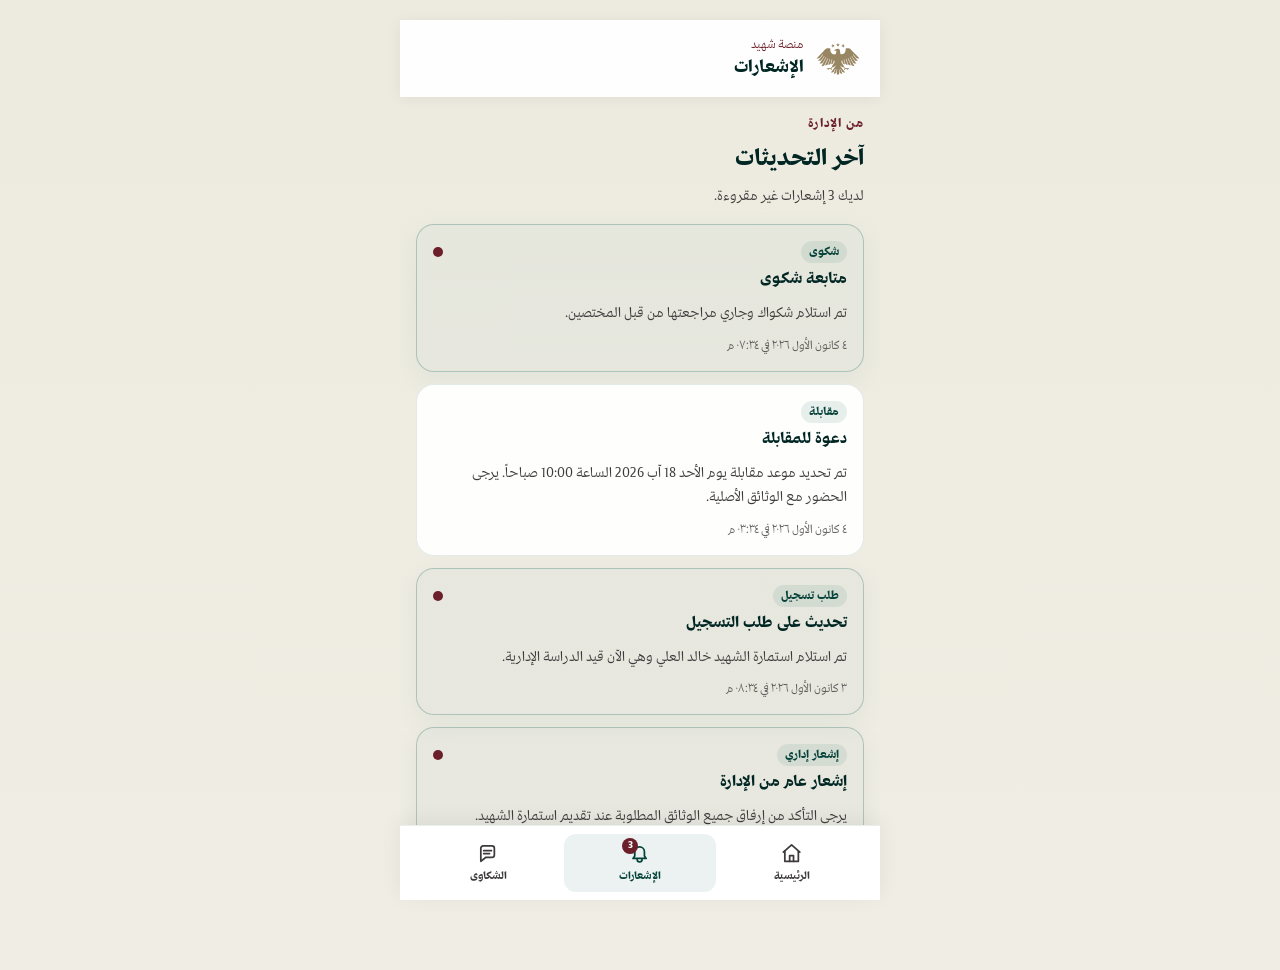
<file: notifications.html>
<!DOCTYPE html>
<html lang="ar" dir="rtl">
<head>
  <meta charset="UTF-8" />
  <meta name="viewport" content="width=device-width, initial-scale=1.0, maximum-scale=1.0, user-scalable=no" />
  <title>الإشعارات | منصة شهيد</title>
  <link rel="stylesheet" href="assets/style.css" />
</head>
<body class="app-body">
  <div class="app-shell" data-tabbar="notifications">
    <header class="app-header">
      <img src="assets/img/logo_new_syria.svg" alt="شعار منصة شهيد" class="app-logo" />
      <div class="app-header-text">
        <p class="brand-tag">منصة شهيد</p>
        <h1>الإشعارات</h1>
      </div>
    </header>

    <main class="app-main">
      <section class="section-heading notifications-heading">
        <p class="eyebrow">من الإدارة</p>
        <h3>آخر التحديثات</h3>
        <p class="section-desc" id="notificationsSummary">—</p>
      </section>

      <div id="notificationsList" class="notifications-list"></div>

      <div class="empty-state hidden" id="emptyNotifications">
        <p>لا توجد إشعارات حالياً. ستظهر هنا أي رسائل أو تحديثات من الإدارة.</p>
      </div>
    </main>
  </div>

  <script src="assets/storage.js"></script>
  <script src="assets/app-tabs.js"></script>
  <script>
    const session = requireAuth();
    const typeMeta = {
      admin: { label: 'إشعار إداري' },
      request: { label: 'طلب تسجيل' },
      interview: { label: 'مقابلة' },
      complaint: { label: 'شكوى' },
    };

    function formatDate(timestamp) {
      return new Date(timestamp).toLocaleDateString('ar-SY', {
        day: 'numeric',
        month: 'long',
        year: 'numeric',
        hour: '2-digit',
        minute: '2-digit',
      });
    }

    function renderNotifications() {
      const notifications = getNotifications(session.phone);
      const listEl = document.getElementById('notificationsList');
      const emptyEl = document.getElementById('emptyNotifications');
      const unreadCount = notifications.filter(n => !n.read).length;

      document.getElementById('notificationsSummary').textContent =
        unreadCount === 0
          ? 'جميع الإشعارات مقروءة.'
          : unreadCount === 1
            ? 'لديك إشعار واحد غير مقروء.'
            : `لديك ${unreadCount} إشعارات غير مقروءة.`;

      listEl.innerHTML = '';

      if (notifications.length === 0) {
        emptyEl.classList.remove('hidden');
        return;
      }

      emptyEl.classList.add('hidden');

      notifications.forEach(notification => {
        const meta = typeMeta[notification.type] || typeMeta.admin;
        const card = document.createElement('button');
        card.type = 'button';
        card.className = `notification-card${notification.read ? '' : ' unread'}`;
        card.innerHTML = `
          <div class="notification-card-top">
            <div class="notification-head">
              <span class="notification-tag">${meta.label}</span>
              <h4>${notification.title}</h4>
            </div>
            ${notification.read ? '' : '<span class="notification-unread-dot" aria-label="غير مقروء"></span>'}
          </div>
          <p class="notification-body">${notification.body}</p>
          <time class="notification-time">${formatDate(notification.createdAt)}</time>
        `;

        card.addEventListener('click', () => {
          markNotificationRead(session.phone, notification.id);
          if (notification.link) {
            window.location.href = notification.link;
            return;
          }
          renderNotifications();
        });

        listEl.appendChild(card);
      });
    }

    renderNotifications();
  </script>
</body>
</html>
</file>
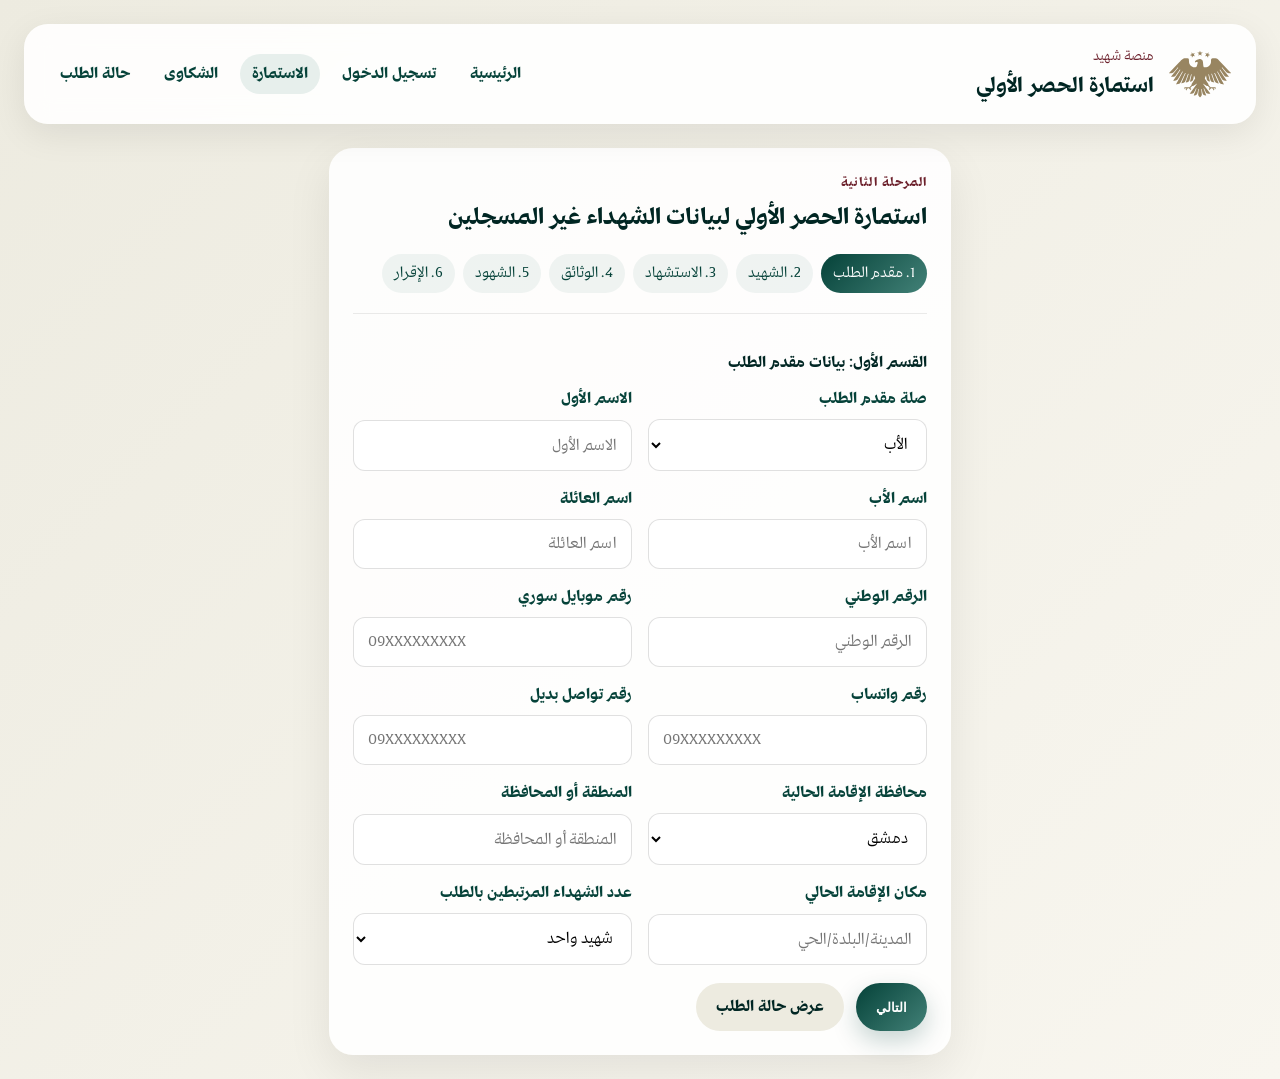
<file: request.html>
<!DOCTYPE html>
<html lang="ar" dir="rtl">
<head>
  <meta charset="UTF-8" />
  <meta name="viewport" content="width=device-width, initial-scale=1.0" />
  <title>الاستمارة | منصة شهيد</title>
  <link rel="stylesheet" href="assets/style.css" />
</head>
<body>
  <div class="page-shell">
    <header class="topbar">
      <div class="brand">
        <img src="assets/img/logo_new_syria.svg" alt="شعار منصة شهيد" class="brand-logo" />
        <div>
          <p class="brand-tag">منصة شهيد</p>
          <h1>استمارة الحصر الأولي</h1>
        </div>
      </div>
      <nav class="page-nav" aria-label="التنقل بين الصفحات">
        <a href="index.html" class="nav-link">الرئيسية</a>
        <a href="login.html" class="nav-link">تسجيل الدخول</a>
        <a href="request.html" class="nav-link active">الاستمارة</a>
        <a href="complaint.html" class="nav-link">الشكاوى</a>
        <a href="status.html" class="nav-link">حالة الطلب</a>
      </nav>
    </header>

    <main class="page-center">
      <section class="form-card">
        <div class="section-heading">
          <p class="eyebrow">المرحلة الثانية</p>
          <h3>استمارة الحصر الأولي لبيانات الشهداء غير المسجلين</h3>
        </div>

        <form class="request-form">
          <datalist id="syria-locations"></datalist>
          <div class="step-indicator" aria-label="مؤشر التقدم في الاستمارة">
            <span class="active" data-step-indicator="1">1. مقدم الطلب</span>
            <span data-step-indicator="2">2. الشهيد</span>
            <span data-step-indicator="3">3. الاستشهاد</span>
            <span data-step-indicator="4">4. الوثائق</span>
            <span data-step-indicator="5">5. الشهود</span>
            <span data-step-indicator="6">6. الإقرار</span>
          </div>

          <section class="form-section active" data-step="1">
            <h4>القسم الأول: بيانات مقدم الطلب</h4>
            <div class="form-grid">
              <label><span>صلة مقدم الطلب</span>
                <select>
                  <option>الأب</option>
                  <option>الأم</option>
                  <option>الزوجة</option>
                  <option>الابن</option>
                  <option>الابنة</option>
                </select>
              </label>
              <label><span>الاسم الأول</span><input type="text" placeholder="الاسم الأول" /></label>
              <label><span>اسم الأب</span><input type="text" placeholder="اسم الأب" /></label>
              <label><span>اسم العائلة</span><input type="text" placeholder="اسم العائلة" /></label>
              <label><span>الرقم الوطني</span><input type="text" placeholder="الرقم الوطني" /></label>
              <label><span>رقم موبايل سوري</span><input type="tel" placeholder="09XXXXXXXXX" /></label>
              <label><span>رقم واتساب</span><input type="tel" placeholder="09XXXXXXXXX" /></label>
              <label><span>رقم تواصل بديل</span><input type="tel" placeholder="09XXXXXXXXX" /></label>
              <label><span>محافظة الإقامة الحالية</span>
                <select>
                  <option>دمشق</option>
                  <option>ريف دمشق</option>
                  <option>حلب</option>
                  <option>حماة</option>
                  <option>حمص</option>
                  <option>اللاذقية</option>
                  <option>إدلب</option>
                  <option>درعا</option>
                  <option>القنيطرة</option>
                  <option>السويداء</option>
                  <option>دير الزور</option>
                  <option>الرقة</option>
                  <option>الحسكة</option>
                  <option>طرطوس</option>
                </select>
              </label>
              <label><span>المنطقة أو المحافظة</span><input type="search" list="syria-locations" data-syria-search placeholder="المنطقة أو المحافظة" autocomplete="off" /></label>
              <label><span>مكان الإقامة الحالي</span><input type="search" list="syria-locations" data-syria-search placeholder="المدينة/البلدة/الحي" autocomplete="off" /></label>
              <label><span>عدد الشهداء المرتبطين بالطلب</span>
                <select id="martyrCount">
                  <option value="1">شهيد واحد</option>
                  <option value="2">شهيدان</option>
                  <option value="3">ثلاثة شهداء</option>
                </select>
              </label>
            </div>
          </section>

          <section class="form-section" data-step="2">
            <h4>القسم الثاني: بيانات الاستمارة للشهيد أو الشهداء</h4>
            <div class="form-grid">
              <label><span>الاسم الأول للشهيد</span><input type="text" placeholder="الاسم الأول" /></label>
              <label><span>اسم الأب للشهيد</span><input type="text" placeholder="اسم الأب" /></label>
              <label><span>اسم عائلة الشهيد</span><input type="text" placeholder="اسم العائلة" /></label>
              <label><span>الاسم الحركي أو اللقب</span><input type="text" placeholder="إن وجد" /></label>
              <label><span>الرقم الوطني للشهيد</span><input type="text" placeholder="إن توفر" /></label>
              <label><span>اسم والدة الشهيد</span><input type="text" placeholder="الاسم الأول فقط" /></label>
              <label><span>يوم الميلاد</span>
                <select id="birthDay">
                  <option value="">اليوم</option>
                </select>
              </label>
              <label><span>شهر الميلاد</span>
                <select id="birthMonth">
                  <option value="">الشهر</option>
                </select>
              </label>
              <label><span>سنة الميلاد</span>
                <select id="birthYear">
                  <option value="">السنة</option>
                </select>
              </label>
              <label><span>محافظة الأصل</span>
                <select>
                  <option>دمشق</option>
                  <option>ريف دمشق</option>
                  <option>حلب</option>
                  <option>حماة</option>
                  <option>حمص</option>
                  <option>اللاذقية</option>
                  <option>إدلب</option>
                  <option>درعا</option>
                  <option>القنيطرة</option>
                  <option>السويداء</option>
                  <option>دير الزور</option>
                  <option>الرقة</option>
                  <option>الحسكة</option>
                  <option>طرطوس</option>
                </select>
              </label>
              <label><span>مكان الولادة</span><input type="search" list="syria-locations" data-syria-search placeholder="المدينة فقط" autocomplete="off" /></label>
              <label><span>الحالة الاجتماعية وقت الاستشهاد</span>
                <select>
                  <option>أعزب</option>
                  <option>متزوج</option>
                  <option>مطلق</option>
                  <option>أرمل</option>
                </select>
              </label>
              <label><span>عدد أبناء الشهيد وبناته</span><input type="number" placeholder="0" /></label>
              <label><span>الصفة أو المهمة الأساسية ضمن الفصيل</span><input type="text" placeholder="المهمة أو الصفة" /></label>
            </div>
            <div class="martyr-stack">
              <div class="witness-card martyr-card" data-martyr-block="2">
                <h5>بيانات الشهيد الإضافي الثاني</h5>
                <div class="form-grid">
                  <label><span>الاسم الأول للشهيد الثاني</span><input type="text" placeholder="الاسم الأول" /></label>
                  <label><span>اسم الأب للشهيد الثاني</span><input type="text" placeholder="اسم الأب" /></label>
                  <label><span>اسم عائلة الشهيد الثاني</span><input type="text" placeholder="اسم العائلة" /></label>
                  <label><span>الصفة أو المهمة</span><input type="text" placeholder="المهمة أو الصفة" /></label>
                </div>
              </div>
              <div class="witness-card martyr-card hidden" data-martyr-block="3">
                <h5>بيانات الشهيد الإضافي الثالث</h5>
                <div class="form-grid">
                  <label><span>الاسم الأول للشهيد الثالث</span><input type="text" placeholder="الاسم الأول" /></label>
                  <label><span>اسم الأب للشهيد الثالث</span><input type="text" placeholder="اسم الأب" /></label>
                  <label><span>اسم عائلة الشهيد الثالث</span><input type="text" placeholder="اسم العائلة" /></label>
                  <label><span>الصفة أو المهمة</span><input type="text" placeholder="المهمة أو الصفة" /></label>
                </div>
              </div>
            </div>
          </section>

          <section class="form-section" data-step="3">
            <h4>القسم الثالث: بيانات الاستشهاد</h4>
            <div class="form-grid">
                <label><span>يوم الاستشهاد</span>
                <select id="deathDay">
                  <option value="">اليوم</option>
                </select>
              </label>
              <label><span>شهر الاستشهاد</span>
                <select id="deathMonth">
                  <option value="">الشهر</option>
                </select>
              </label>
              <label><span>سنة الاستشهاد</span>
                <select id="deathYear">
                  <option value="">السنة</option>
                </select>
              </label>
              <label><span>محافظة الاستشهاد</span>
                <select>
                  <option>دمشق</option>
                  <option>ريف دمشق</option>
                  <option>حلب</option>
                  <option>حماة</option>
                  <option>حمص</option>
                  <option>اللاذقية</option>
                  <option>إدلب</option>
                  <option>درعا</option>
                  <option>القنيطرة</option>
                  <option>السويداء</option>
                  <option>دير الزور</option>
                  <option>الرقة</option>
                  <option>الحسكة</option>
                  <option>طرطوس</option>
                </select>
              </label>
              <label><span>مكان الاستشهاد</span><input type="search" list="syria-locations" data-syria-search placeholder="المنطقة فقط" autocomplete="off" /></label>
              <label><span>الظرف الذي وقع فيه الاستشهاد</span>
                <select>
                  <option>معركة أو اشتباك مباشر</option>
                  <option>الرباط على إحدى الجبهات</option>
                  <option>تنفيذ مهمة قتالية</option>
                  <option>التنقل إلى مهمة أو العودة منها</option>
                  <option>التواجد في مقر الفصيل أو التشكيل</option>
                  <option>التواجد في المنزل أو مكان الإقامة</option>
                  <option>غير ذلك</option>
                </select>
              </label>
              <label><span>كيفية وقوع الاستشهاد</span>
                <select>
                  <option>إصابة بطلق ناري</option>
                  <option>قصف جوي</option>
                  <option>قصف مدفعي أو صاروخي</option>
                  <option>انفجار أو عبوة ناسفة أو لغم</option>
                  <option>اغتيال</option>
                  <option>التأثر بإصابة سابقة مرتبطة بالقتال</option>
                  <option>حادث مرتبط بمهمة</option>
                  <option>غير ذلك</option>
                </select>
              </label>
            </div>
          </section>

          <section class="form-section" data-step="4">
            <h4>القسم الرابع: الوثائق والأدلة المتوفرة</h4>
            <div class="form-grid">
              <label><span>هوية شخصية أو إخراج قيد</span><input type="file" /></label>
              <label><span>بيان وفاة أو شهادة وفاة</span><input type="file" /></label>
              <label><span>بيان عائلي أو دفتر عائلة</span><input type="file" /></label>
              <label><span>وثيقة أو سجل صادر عن الفصيل</span><input type="file" /></label>
              <label><span>بيان أو نعي استشهاد</span><input type="file" /></label>
              <label><span>صور أو مقاطع أو منشورات</span><input type="file" multiple /></label>
              <label><span>غير ذلك</span><input type="file" /></label>
              <label><span>ملاحظات حول الوثائق</span><input type="text" placeholder="تفاصيل إضافية" /></label>
            </div>
          </section>

          <section class="form-section" data-step="5">
            <h4>القسم الخامس: بيانات الشهود</h4>
            <div class="witness-stack">
              <div class="witness-card">
                <h5>الشاهد الأول</h5>
                <div class="form-grid">
                  <label><span>اسم الشاهد الأول</span><input type="text" placeholder="الاسم الثلاثي" /></label>
                  <label><span>الرقم الوطني للشاهد الأول</span><input type="text" placeholder="الرقم الوطني" /></label>
                  <label><span>رقم موبايل الشاهد الأول</span><input type="tel" placeholder="09XXXXXXXXX" /></label>
                  <label><span>أساس المعرفة بالشاهد الأول</span>
                    <select>
                      <option>كان قائده أو مسؤوله المباشر</option>
                      <option>عمل أو خدم معه ضمن الفصيل</option>
                      <option>شارك معه في معركة أو مهمة</option>
                      <option>شاهد واقعة الاستشهاد</option>
                      <option>شارك في إسعافه أو نقل جثمانه أو دفنه</option>
                      <option>لديه معرفة مباشرة أخرى</option>
                    </select>
                  </label>
                  <label><span>جهة العمل داخل وزارة الدفاع</span><input type="text" placeholder="المكتب/الجهة" /></label>
                  <label><span>الرقم الذاتي أو الوظيفي</span><input type="text" placeholder="الرقم" /></label>
                </div>
              </div>

              <div class="witness-card">
                <h5>الشاهد الثاني</h5>
                <div class="form-grid">
                  <label><span>اسم الشاهد الثاني</span><input type="text" placeholder="الاسم الثلاثي" /></label>
                  <label><span>الرقم الوطني للشاهد الثاني</span><input type="text" placeholder="الرقم الوطني" /></label>
                  <label><span>رقم موبايل الشاهد الثاني</span><input type="tel" placeholder="09XXXXXXXXX" /></label>
                  <label><span>أساس المعرفة بالشاهد الثاني</span>
                    <select>
                      <option>كان قائده أو مسؤوله المباشر</option>
                      <option>عمل أو خدم معه ضمن الفصيل</option>
                      <option>شارك معه في معركة أو مهمة</option>
                      <option>شاهد واقعة الاستشهاد</option>
                      <option>شارك في إسعافه أو نقل جثمانه أو دفنه</option>
                      <option>لديه معرفة مباشرة أخرى</option>
                    </select>
                  </label>
                  <label><span>جهة عمل الشاهد الثاني</span>
                    <select>
                      <option>وزارة الدفاع</option>
                      <option>وزارة الداخلية</option>
                      <option>جهاز الاستخبارات العامة</option>
                      <option>وزارة أو جهة حكومية أخرى</option>
                    </select>
                  </label>
                </div>
              </div>

            </div>
          </section>

          <section class="form-section" data-step="6">
            <h4>الإقرار والانضمام إلى مجموعة المتابعة</h4>
            <div class="form-grid">
              <label><span>أقر بأن البيانات صحيحة</span><select><option>نعم</option><option>لا</option></select></label>
              <label><span>تم الحصول على موافقة الشهود</span><select><option>نعم</option><option>لا</option></select></label>
            </div>
          </section>

          <div class="form-actions">
            <button type="button" class="btn btn-secondary" id="prevStep">السابق</button>
            <button type="button" class="btn btn-primary" id="nextStep">التالي</button>
            <button type="submit" class="btn btn-primary hidden" id="submitStep">حفظ البيانات</button>
            <a href="status.html" class="btn btn-secondary">عرض حالة الطلب</a>
          </div>
        </form>
      </section>
    </main>
  </div>

  <script>
    const sections = Array.from(document.querySelectorAll('.form-section'));
    const indicators = Array.from(document.querySelectorAll('[data-step-indicator]'));
    const prevButton = document.getElementById('prevStep');
    const nextButton = document.getElementById('nextStep');
    const submitButton = document.getElementById('submitStep');
    const martyrCount = document.getElementById('martyrCount');
    const martyrBlocks = Array.from(document.querySelectorAll('[data-martyr-block]'));
    let currentStep = 1;

    function updateStep() {
      sections.forEach(section => {
        const isActive = Number(section.dataset.step) === currentStep;
        section.classList.toggle('active', isActive);
      });

      indicators.forEach(indicator => {
        const isActive = Number(indicator.dataset.stepIndicator) === currentStep;
        indicator.classList.toggle('active', isActive);
      });

      prevButton.classList.toggle('hidden', currentStep === 1);
      nextButton.classList.toggle('hidden', currentStep === sections.length);
      submitButton.classList.toggle('hidden', currentStep !== sections.length);
    }

    function updateMartyrBlocks() {
      if (!martyrCount) return;
      const count = Number(martyrCount.value || 1);
      martyrBlocks.forEach(block => {
        const blockNumber = Number(block.dataset.martyrBlock);
        block.classList.toggle('hidden', blockNumber > count);
      });
    }

    prevButton.addEventListener('click', () => {
      if (currentStep > 1) {
        currentStep -= 1;
        updateStep();
      }
    });

    nextButton.addEventListener('click', () => {
      if (currentStep < sections.length) {
        currentStep += 1;
        updateStep();
      }
    });

    function populateDateSelects() {
      const birthDay = document.getElementById('birthDay');
      const birthMonth = document.getElementById('birthMonth');
      const birthYear = document.getElementById('birthYear');
      const deathDay = document.getElementById('deathDay');
      const deathMonth = document.getElementById('deathMonth');
      const deathYear = document.getElementById('deathYear');
      const currentYear = new Date().getFullYear();

      for (let day = 1; day <= 31; day += 1) {
        const optionDay = document.createElement('option');
        optionDay.value = day;
        optionDay.textContent = day;
        birthDay.appendChild(optionDay);
        deathDay.appendChild(optionDay.cloneNode(true));
      }

      for (let month = 1; month <= 12; month += 1) {
        const optionMonth = document.createElement('option');
        optionMonth.value = month;
        optionMonth.textContent = month;
        birthMonth.appendChild(optionMonth);
        deathMonth.appendChild(optionMonth.cloneNode(true));
      }

      for (let year = currentYear; year >= 1900; year -= 1) {
        const optionYear = document.createElement('option');
        optionYear.value = year;
        optionYear.textContent = year;
        birthYear.appendChild(optionYear);
        deathYear.appendChild(optionYear.cloneNode(true));
      }
    }

    const syriaLocations = [
      { label: 'دمشق - الميدان' },
      { label: 'دمشق - باب توما' },
      { label: 'دمشق - القنوات' },
      { label: 'دمشق - المزة' },
      { label: 'دمشق - برزة' },
      { label: 'دمشق - جمال الدين' },
      { label: 'دمشق - قصقص' },
      { label: 'دمشق - ساحة الأمويين' },
      { label: 'دمشق - سوق ساروجة' },
      { label: 'دمشق - باب السلامة' },
      { label: 'دمشق - كفر سوسة' },
      { label: 'دمشق - ركن الدين' },
      { label: 'دمشق - القدم' },
      { label: 'دمشق - حي السفارات' },
      { label: 'دمشق - السيدة زينب' },
      { label: 'ريف دمشق - دوما' },
      { label: 'ريف دمشق - الزبداني' },
      { label: 'ريف دمشق - الغوطة الشرقية' },
      { label: 'ريف دمشق - حرستا' },
      { label: 'ريف دمشق - سقبا' },
      { label: 'ريف دمشق - عربين' },
      { label: 'ريف دمشق - زملكا' },
      { label: 'ريف دمشق - القدس' },
      { label: 'ريف دمشق - قدسيا' },
      { label: 'ريف دمشق - داريا' },
      { label: 'ريف دمشق - المعضمية' },
      { label: 'ريف دمشق - المرج' },
      { label: 'ريف دمشق - القرى' },
      { label: 'ريف دمشق - دير الغصون' },
      { label: 'ريف دمشق - أني' },
      { label: 'ريف دمشق - السبينة' },
      { label: 'ريف دمشق - بيت سحم' },
      { label: 'ريف دمشق - يبرود' },
      { label: 'ريف دمشق - النبك' },
      { label: 'ريف دمشق - قطنا' },
      { label: 'ريف دمشق - النشابية' },
      { label: 'حلب - حلب المدينة' },
      { label: 'حلب - الشيخ مقصود' },
      { label: 'حلب - كفر حمرة' },
      { label: 'حلب - الأتارب' },
      { label: 'حلب - سلقين' },
      { label: 'حلب - الباب' },
      { label: 'حلب - منبج' },
      { label: 'حلب - إعزاز' },
      { label: 'حلب - جرابلس' },
      { label: 'حلب - عفرين' },
      { label: 'حلب - الراعي' },
      { label: 'حلب - تل رفعت' },
      { label: 'حلب - بزاعة' },
      { label: 'حلب - عزيزي' },
      { label: 'حلب - مارع' },
      { label: 'حلب - جرمانا' },
      { label: 'حلب - علوك' },
      { label: 'حلب - الأتارب' },
      { label: 'حلب - حريتان' },
      { label: 'حلب - السفيرة' },
      { label: 'حلب - نبل' },
      { label: 'حلب - الزهراء' },
      { label: 'حماة - حماة' },
      { label: 'حماة - السلمية' },
      { label: 'حماة - محردة' },
      { label: 'حماة - السقيلبية' },
      { label: 'حماة - الحولة' },
      { label: 'حماة - مصياف' },
      { label: 'حماة - الرستن' },
      { label: 'حماة - تل سمعان' },
      { label: 'حماة - صوران' },
      { label: 'حماة - كفير زيتا' },
      { label: 'حماة - الحمراء' },
      { label: 'حماة - سلمية' },
      { label: 'حماة - سفيرة' },
      { label: 'حماة - الغاب' },
      { label: 'حمص - حمص' },
      { label: 'حمص - تلبيسة' },
      { label: 'حمص - المخرم' },
      { label: 'حمص - الشنان' },
      { label: 'حمص - القصير' },
      { label: 'حمص - الحولة' },
      { label: 'حمص - تدمر' },
      { label: 'حمص - السخنة' },
      { label: 'حمص - مدينة الكرامة' },
      { label: 'حمص - الرستن' },
      { label: 'حمص - تل دو' },
      { label: 'حمص - كفرلاها' },
      { label: 'حمص - السخنة' },
      { label: 'حمص - بولين' },
      { label: 'اللاذقية - اللاذقية' },
      { label: 'اللاذقية - جبلة' },
      { label: 'اللاذقية - صلنفة' },
      { label: 'اللاذقية - بانياس' },
      { label: 'اللاذقية - صافيتا' },
      { label: 'اللاذقية - كسب' },
      { label: 'اللاذقية - سلمى' },
      { label: 'اللاذقية - الحفة' },
      { label: 'اللاذقية - جبال اللاذقية' },
      { label: 'اللاذقية - الدريكيش' },
      { label: 'اللاذقية - القدية' },
      { label: 'اللاذقية - القرداحة' },
      { label: 'اللاذقية - ربيعة' },
      { label: 'اللاذقية - قبر عاتكة' },
      { label: 'إدلب - إدلب' },
      { label: 'إدلب - خان شيخون' },
      { label: 'إدلب - معرة النعمان' },
      { label: 'إدلب - سراقب' },
      { label: 'إدلب - جسر الشغور' },
      { label: 'إدلب - أريحا' },
      { label: 'إدلب - الدانا' },
      { label: 'إدلب - رأس العين' },
      { label: 'إدلب - سرمين' },
      { label: 'إدلب - كفرنبل' },
      { label: 'إدلب - أرمناز' },
      { label: 'إدلب - معرشمارين' },
      { label: 'إدلب - سجنة' },
      { label: 'إدلب - تفتناز' },
      { label: 'إدلب - سرمدا' },
      { label: 'إدلب - كفرتخاريم' },
      { label: 'إدلب - احسم' },
      { label: 'إدلب - بنش' },
      { label: 'إدلب - حارم' },
      { label: 'إدلب - معرة مصرين' },
      { label: 'درعا - درعا' },
      { label: 'درعا - الصنمين' },
      { label: 'درعا - إنخل' },
      { label: 'درعا - نوى' },
      { label: 'درعا - بصرى الشام' },
      { label: 'درعا - طفس' },
      { label: 'درعا - داعل' },
      { label: 'درعا - جاسم' },
      { label: 'درعا - صيدا' },
      { label: 'درعا - عتمان' },
      { label: 'درعا - ابطع' },
      { label: 'درعا - النعيمة' },
      { label: 'درعا - جلين' },
      { label: 'درعا - الحراك' },
      { label: 'السويداء - السويداء' },
      { label: 'السويداء - شهبا' },
      { label: 'السويداء - صلخد' },
      { label: 'السويداء - ضانا' },
      { label: 'السويداء - بصيرة' },
      { label: 'السويداء - سعسع' },
      { label: 'السويداء - المشنف' },
      { label: 'السويداء - بصرى الحر' },
      { label: 'السويداء - الشجرة' },
      { label: 'القنيطرة - القنيطرة' },
      { label: 'القنيطرة - معربة' },
      { label: 'القنيطرة - جبا' },
      { label: 'القنيطرة - خان أرنبة' },
      { label: 'القنيطرة - حضر' },
      { label: 'القنيطرة - الصنمين' },
      { label: 'القنيطرة - بقعاثا' },
      { label: 'القنيطرة - بيت جن' },
      { label: 'القنيطرة - المسيفرة' },
      { label: 'دير الزور - دير الزور' },
      { label: 'دير الزور - البوكمال' },
      { label: 'دير الزور - الميادين' },
      { label: 'دير الزور - الشحيل' },
      { label: 'دير الزور - موحسن' },
      { label: 'دير الزور - غرانيج' },
      { label: 'دير الزور - الصالحية' },
      { label: 'دير الزور - الجفرة' },
      { label: 'دير الزور - الصور' },
      { label: 'دير الزور - حوايج' },
      { label: 'دير الزور - معدان' },
      { label: 'الرقة - الرقة' },
      { label: 'الرقة - الطبقة' },
      { label: 'الرقة - منبج' },
      { label: 'الرقة - تل أبيض' },
      { label: 'الرقة - عين عيسى' },
      { label: 'الرقة - الرصافة' },
      { label: 'الرقة - النعيمة' },
      { label: 'الرقة - الحسينية' },
      { label: 'الحسكة - الحسكة' },
      { label: 'الحسكة - القامشلي' },
      { label: 'الحسكة - عامودا' },
      { label: 'الحسكة - رأس العين' },
      { label: 'الحسكة - المالكية' },
      { label: 'الحسكة - تل تمر' },
      { label: 'الحسكة - كوباني' },
      { label: 'الحسكة - شنكال' },
      { label: 'الحسكة - ديريك' },
      { label: 'الحسكة - اليعربية' },
      { label: 'طرطوس - طرطوس' },
      { label: 'طرطوس - بانياس' },
      { label: 'طرطوس - صافيتا' },
      { label: 'طرطوس - جبلة' },
      { label: 'طرطوس - الدريكيش' },
      { label: 'طرطوس - القدية' },
      { label: 'طرطوس - سلحب' },
      { label: 'طرطوس - الحفة' },
      { label: 'طرطوس - بسمال' },
      { label: 'طرطوس - الحرف' },
      { label: 'طرطوس - جباب' },      { label: 'الزهراء - حلب' },
      { label: 'الزهراء - إدلب' },
      { label: 'الزهراء - ريف دمشق' },
      { label: 'الحمرا - حمص' },
      { label: 'الحمرا - حماة' },
      { label: 'الصالحية - دير الزور' },
      { label: 'الصالحية - حلب' },
      { label: 'النعيمة - الرقة' },
      { label: 'النعيمة - دير الزور' },
      { label: 'بانا - ريف دمشق' },
      { label: 'بانا - حلب' },
      { label: 'بانا - حماة' },
      { label: 'الرستن - حماة' },
      { label: 'الرستن - ريف دمشق' },      { label: 'سوريا - دمشق' },
      { label: 'سوريا - ريف دمشق' },
      { label: 'سوريا - حلب' },
      { label: 'سوريا - حماة' },
      { label: 'سوريا - حمص' },
      { label: 'سوريا - اللاذقية' },
      { label: 'سوريا - إدلب' },
      { label: 'سوريا - درعا' },
      { label: 'سوريا - القنيطرة' },
      { label: 'سوريا - السويداء' },
      { label: 'سوريا - دير الزور' },
      { label: 'سوريا - الرقة' },
      { label: 'سوريا - الحسكة' },
      { label: 'سوريا - طرطوس' }
    ];

    function updateSyriaSuggestions(input) {
      const list = document.getElementById(input.getAttribute('list'));
      if (!list) return;
      const query = input.value.trim().toLowerCase();
      list.innerHTML = '';
      if (!query) return;
      const matches = syriaLocations
        .filter(item => item.label.toLowerCase().includes(query))
        .slice(0, 25);
      matches.forEach(item => {
        const option = document.createElement('option');
        option.value = item.label;
        option.label = item.label;
        list.appendChild(option);
      });
    }

    document.querySelectorAll('input[data-syria-search]').forEach(input => {
      input.addEventListener('input', () => updateSyriaSuggestions(input));
    });

    submitButton.addEventListener('click', () => {
      window.location.href = 'status.html';
    });

    martyrCount?.addEventListener('change', updateMartyrBlocks);

    populateDateSelects();
    updateStep();
    updateMartyrBlocks();
  </script>
</body>
</html>
</file>
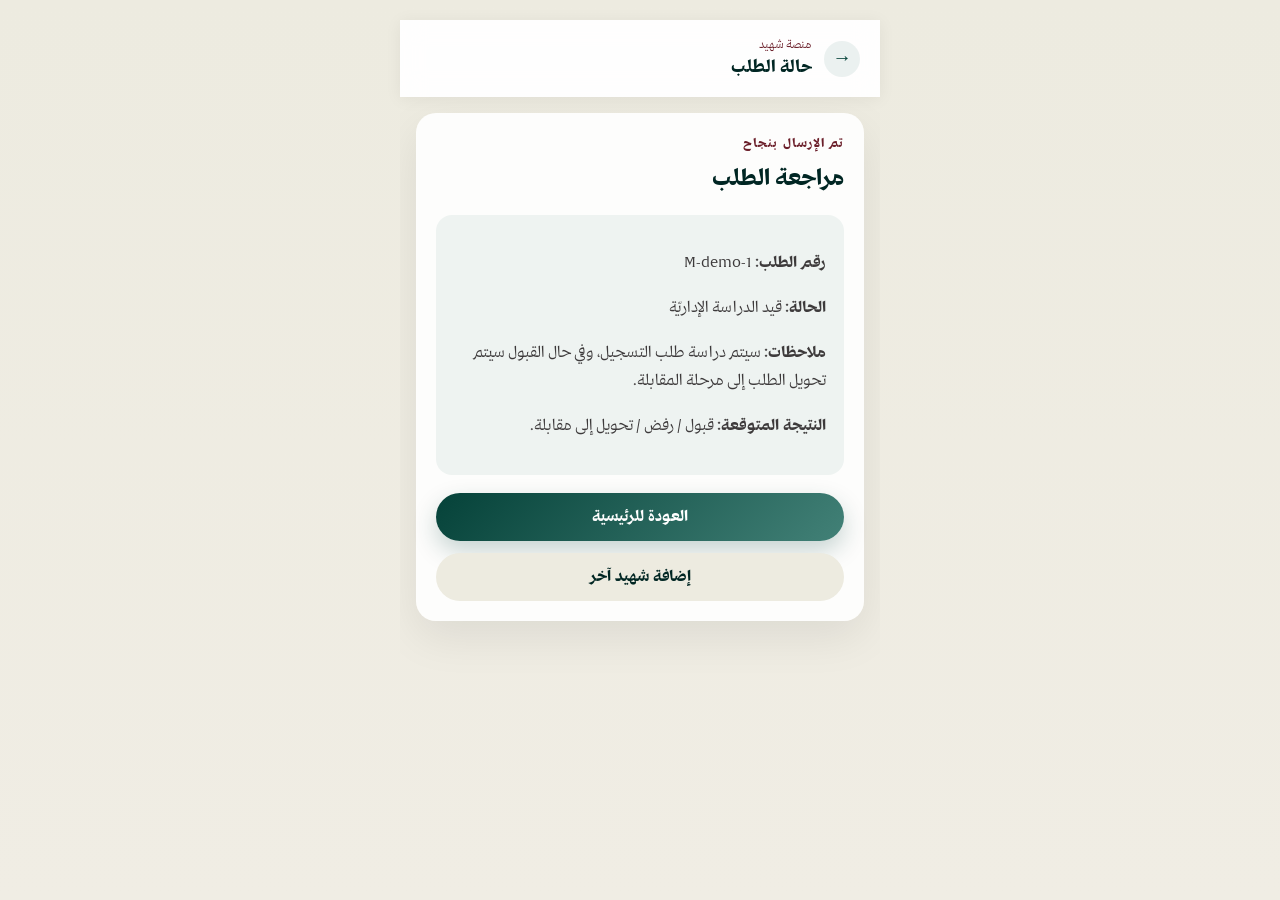
<file: status.html>
<!DOCTYPE html>
<html lang="ar" dir="rtl">
<head>
  <meta charset="UTF-8" />
  <meta name="viewport" content="width=device-width, initial-scale=1.0, maximum-scale=1.0, user-scalable=no" />
  <title>حالة الطلب | منصة شهيد</title>
  <link rel="stylesheet" href="assets/style.css" />
</head>
<body class="app-body">
  <div class="app-shell">
    <header class="app-header">
      <a href="home.html" class="app-back" aria-label="العودة">→</a>
      <div class="app-header-text">
        <p class="brand-tag">منصة شهيد</p>
        <h1>حالة الطلب</h1>
      </div>
    </header>

    <main class="app-main">
      <section class="status-card app-card">
        <div class="section-heading">
          <p class="eyebrow" id="statusEyebrow">تم الإرسال بنجاح</p>
          <h3 id="statusTitle">مراجعة الطلب</h3>
        </div>

        <div class="status-box">
          <p><strong>رقم الطلب:</strong> <span id="requestId">—</span></p>
          <p><strong>الحالة:</strong> <span id="requestStatus">قيد الدراسة الإداريّة</span></p>
          <p id="requestNotes"><strong>ملاحظات:</strong> سيتم دراسة طلب التسجيل، وفي حال القبول سيتم تحويل الطلب إلى مرحلة المقابلة.</p>
          <p id="requestOutcome"><strong>النتيجة المتوقعة:</strong> قبول / رفض / تحويل إلى مقابلة.</p>
        </div>

        <div class="form-actions">
          <a href="home.html" class="btn btn-primary wide">العودة للرئيسية</a>
          <a href="martyr-form.html" class="btn btn-secondary wide" id="addMartyrAction">إضافة شهيد آخر</a>
        </div>
      </section>
    </main>
  </div>

  <script src="assets/storage.js"></script>
  <script>
    requireAuth();
    const params = new URLSearchParams(window.location.search);
    const id = params.get('id') || 'M-demo-1';
    const isComplaint = id.startsWith('C-');
    document.getElementById('requestId').textContent = id;

    if (isComplaint) {
      document.getElementById('statusEyebrow').textContent = 'تم إرسال الشكوى';
      document.getElementById('statusTitle').textContent = 'متابعة الشكوى';
      document.getElementById('requestStatus').textContent = 'قيد الدراسة';
      document.getElementById('requestNotes').innerHTML =
        '<strong>ملاحظات:</strong> سيتم دراسة الشكوى وإحالتها إلى الجهة المختصة عند الحاجة.';
      document.getElementById('requestOutcome').innerHTML =
        '<strong>النتيجة المتوقعة:</strong> قبول / رفض / إحالة.';
      document.getElementById('addMartyrAction').classList.add('hidden');
    }
  </script>
</body>
</html>
</file>
<file: assets/style.css>
@font-face {
  font-family: 'Hayyakum Allah';
  src: url('font/HayyakumAllah-Regular.woff2') format('woff2'),
       url('font/HayyakumAllah-Regular.woff') format('woff');
  font-weight: 400;
  font-style: normal;
  font-display: swap;
}

@font-face {
  font-family: 'Hayyakum Allah';
  src: url('font/HayyakumAllah-Bold.woff2') format('woff2'),
       url('font/HayyakumAllah-Bold.woff') format('woff');
  font-weight: 700;
  font-style: normal;
  font-display: swap;
}

:root {
  --forest-1: #002623;
  --forest-2: #054239;
  --forest-3: #428177;
  --wheat-1: #edebe0;
  --wheat-2: #b9a779;
  --wheat-3: #988561;
  --umber-1: #6b1f2a;
  --umber-2: #4a151e;
  --umber-3: #260f14;
  --charcoal-1: #ffffff;
  --charcoal-2: #3d3a3b;
  --charcoal-3: #161616;
}

* {
  box-sizing: border-box;
}

body {
  margin: 0;
  font-family: 'Hayyakum Allah', 'Segoe UI', Tahoma, sans-serif;
  background: linear-gradient(135deg, var(--wheat-1), #f8f6ef);
  color: var(--charcoal-3);
}

img {
  max-width: 100%;
  display: block;
}

.page-shell {
  max-width: 1280px;
  margin: 0 auto;
  padding: 24px;
}

.topbar {
  display: flex;
  justify-content: space-between;
  align-items: center;
  padding: 18px 24px;
  border-radius: 24px;
  background: rgba(255,255,255,0.9);
  backdrop-filter: blur(12px);
  box-shadow: 0 10px 35px rgba(0,0,0,0.08);
  position: sticky;
  top: 0;
  z-index: 20;
}

.page-nav {
  display: flex;
  gap: 10px;
  flex-wrap: wrap;
}

.nav-link {
  text-decoration: none;
  color: var(--forest-2);
  font-weight: 700;
  padding: 8px 12px;
  border-radius: 999px;
  transition: background 0.2s ease;
}

.nav-link:hover,
.nav-link.active {
  background: rgba(66,129,119,0.12);
}

.brand {
  display: flex;
  align-items: center;
  gap: 14px;
}

.brand-logo {
  width: 64px;
  height: 64px;
}

.brand h1 {
  margin: 0;
  color: var(--forest-1);
  font-size: 1.4rem;
}

.brand-tag {
  margin: 0 0 2px;
  color: var(--umber-1);
  font-size: 0.9rem;
}

.btn {
  display: inline-flex;
  justify-content: center;
  align-items: center;
  border: none;
  border-radius: 999px;
  padding: 12px 20px;
  text-decoration: none;
  font-weight: 700;
  cursor: pointer;
  transition: transform 0.2s ease, box-shadow 0.2s ease;
}

.btn:hover {
  transform: translateY(-2px);
}

.btn-primary {
  background: linear-gradient(135deg, var(--forest-2), var(--forest-3));
  color: white;
  box-shadow: 0 10px 24px rgba(5,66,57,0.22);
}

.btn-secondary {
  background: var(--wheat-1);
  color: var(--forest-1);
}

.hero {
  display: grid;
  grid-template-columns: 1.15fr 0.85fr;
  gap: 28px;
  margin-top: 24px;
  align-items: center;
}

.hero-copy,
.hero-card,
.info-card,
.identity-card,
.timeline-step {
  background: rgba(255,255,255,0.9);
  box-shadow: 0 16px 45px rgba(0,0,0,0.08);
  border-radius: 24px;
}

.hero-copy {
  padding: 32px;
}

.hero-copy h2 {
  font-size: clamp(1.8rem, 2.6vw, 2.6rem);
  color: var(--forest-1);
  margin: 8px 0 14px;
  line-height: 1.45;
}

.hero-text,
.info-card p,
.identity-card p,
.timeline-step p,
.otp-notice {
  color: var(--charcoal-2);
  line-height: 1.8;
}

.eyebrow {
  margin: 0;
  color: var(--umber-1);
  font-weight: 700;
  letter-spacing: 0.08em;
  text-transform: uppercase;
  font-size: 0.82rem;
}

.hero-actions {
  display: flex;
  gap: 12px;
  flex-wrap: wrap;
  margin-top: 20px;
}

.hero-points {
  list-style: none;
  padding: 0;
  margin: 20px 0 0;
  display: grid;
  gap: 10px;
}

.hero-points li {
  background: rgba(66,129,119,0.12);
  padding: 10px 14px;
  border-radius: 12px;
  color: var(--forest-2);
}

.hero-card,
.auth-card,
.form-card,
.status-card {
  padding: 24px;
  background: rgba(255,255,255,0.9);
  box-shadow: 0 16px 45px rgba(0,0,0,0.08);
  border-radius: 24px;
}

.page-center {
  display: flex;
  justify-content: center;
  align-items: center;
  min-height: 70vh;
  margin-top: 24px;
}

.form-grid {
  display: grid;
  grid-template-columns: repeat(2, minmax(0, 1fr));
  gap: 16px;
}

.form-grid label {
  display: grid;
  gap: 8px;
  font-weight: 700;
  color: var(--forest-2);
}

.form-section {
  margin-top: 20px;
  padding-top: 16px;
  border-top: 1px solid rgba(0,0,0,0.08);
}

.form-section h4 {
  color: var(--forest-1);
  margin-bottom: 12px;
}

.witness-stack {
  display: grid;
  gap: 16px;
}

.witness-card {
  background: rgba(66,129,119,0.05);
  border: 1px solid rgba(66,129,119,0.12);
  border-radius: 18px;
  padding: 18px;
}

.witness-card h5 {
  margin: 0 0 12px;
  color: var(--forest-2);
}

.step-indicator {
  display: flex;
  gap: 8px;
  flex-wrap: wrap;
  margin-bottom: 18px;
}

.step-indicator span {
  padding: 8px 12px;
  border-radius: 999px;
  background: rgba(66,129,119,0.08);
  color: var(--forest-2);
  font-size: 0.95rem;
  transition: all 0.2s ease;
}

.step-indicator span.active {
  background: linear-gradient(135deg, var(--forest-2), var(--forest-3));
  color: white;
}

.form-section {
  display: none;
}

.form-section.active {
  display: block;
}

.form-actions {
  display: flex;
  gap: 12px;
  flex-wrap: wrap;
  margin-top: 18px;
}

.req-mark {
  color: var(--umber-1);
  font-weight: 700;
}

.field-hint {
  display: block;
  margin-top: 6px;
  font-size: 0.82rem;
  font-weight: 500;
  line-height: 1.6;
  color: var(--charcoal-2);
}

.other-field {
  margin-top: 8px;
}

.documents-stack {
  display: grid;
  gap: 12px;
}

.document-row {
  display: grid;
  gap: 12px;
  padding: 16px;
  border: 1px solid rgba(66,129,119,0.15);
  border-radius: 16px;
  background: rgba(255,255,255,0.65);
}

.btn-add-row {
  width: 100%;
  margin-top: 4px;
}

.form-note-field {
  display: grid;
  gap: 8px;
  margin-top: 16px;
  font-weight: 700;
  color: var(--forest-2);
}

.hidden {
  display: none;
}

.status-box {
  background: rgba(66,129,119,0.08);
  padding: 18px;
  border-radius: 16px;
  line-height: 1.8;
  color: var(--charcoal-2);
}

.card-top {
  display: flex;
  align-items: center;
  gap: 12px;
  margin-bottom: 16px;
}

.flag {
  width: 48px;
  height: 48px;
}

.card-label {
  margin: 0;
  color: var(--umber-1);
  font-size: 0.82rem;
}

.hero-card h3 {
  margin: 4px 0 0;
  color: var(--forest-1);
}

.phone-form,
.otp-box {
  display: grid;
  gap: 10px;
}

input,
select,
textarea {
  border: 1px solid rgba(0,0,0,0.12);
  border-radius: 12px;
  padding: 12px 14px;
  font-size: 1rem;
  font-family: inherit;
  background-color: white;
}

input:focus,
select:focus,
textarea:focus {
  outline: 2px solid rgba(66,129,119,0.2);
  border-color: var(--forest-3);
}

textarea {
  min-height: 100px;
  resize: vertical;
}

.martyr-stack {
  display: grid;
  gap: 14px;
  margin-top: 16px;
}

.martyr-card {
  background: rgba(66,129,119,0.05);
  border: 1px solid rgba(66,129,119,0.12);
  border-radius: 18px;
  padding: 18px;
}

.wide {
  width: 100%;
}

.otp-box {
  margin-top: 14px;
  padding-top: 14px;
  border-top: 1px solid rgba(0,0,0,0.08);
}

.section {
  margin-top: 28px;
  padding: 28px;
  background: rgba(255,255,255,0.75);
  border-radius: 24px;
}

.section-heading {
  margin-bottom: 18px;
}

.section-heading h3 {
  margin: 6px 0 0;
  color: var(--forest-1);
  font-size: 1.5rem;
}

.cards-grid,
.identity-grid,
.analysis-grid,
.visual-grid {
  display: grid;
  gap: 16px;
  grid-template-columns: repeat(3, minmax(0, 1fr));
}

.proposal-badges {
  display: flex;
  flex-wrap: wrap;
  gap: 8px;
  margin: 14px 0 10px;
}

.proposal-badges span {
  padding: 8px 12px;
  border-radius: 999px;
  background: rgba(66,129,119,0.12);
  color: var(--forest-2);
  font-weight: 700;
}

.phase-grid {
  display: grid;
  grid-template-columns: repeat(3, minmax(0, 1fr));
  gap: 16px;
}

.phase-card,
.question-card {
  padding: 18px;
  border-radius: 18px;
  background: rgba(255,255,255,0.9);
  box-shadow: 0 12px 30px rgba(0,0,0,0.06);
}

.phase-card h4,
.question-card h4 {
  margin-top: 0;
  color: var(--forest-2);
}

.question-list {
  display: grid;
  gap: 12px;
}

.info-card,
.identity-card {
  padding: 20px;
}

.requirements-list {
  padding-right: 18px;
  margin: 0;
  color: var(--charcoal-2);
  line-height: 1.8;
}

.requirements-list li {
  margin-bottom: 8px;
}

.info-card h4,
.identity-card h4,
.timeline-step h4 {
  margin-top: 0;
  color: var(--forest-2);
}

.timeline {
  display: grid;
  grid-template-columns: repeat(4, minmax(0, 1fr));
  gap: 16px;
}

.timeline-step {
  padding: 20px;
}

.timeline-step span {
  display: inline-flex;
  width: 38px;
  height: 38px;
  justify-content: center;
  align-items: center;
  border-radius: 50%;
  background: linear-gradient(135deg, var(--forest-2), var(--forest-3));
  color: white;
  font-weight: 700;
  margin-bottom: 10px;
}

.palette {
  display: flex;
  gap: 10px;
  flex-wrap: wrap;
}

.palette span {
  width: 42px;
  height: 42px;
  border-radius: 50%;
  border: 2px solid rgba(0,0,0,0.08);
}

@media (max-width: 980px) {
  .hero,
  .timeline,
  .cards-grid,
  .identity-grid,
  .analysis-grid,
  .visual-grid,
  .phase-grid,
  .form-grid {
    grid-template-columns: 1fr;
  }
}

.slides-shell {
  min-height: calc(100vh - 190px);
  display: flex;
  align-items: center;
  justify-content: center;
  padding: 20px 0 40px;
}

.slide {
  display: none;
  width: min(100%, 980px);
  background: rgba(255,255,255,0.96);
  border: 1px solid rgba(5,66,57,0.12);
  border-radius: 28px;
  padding: 42px;
  box-shadow: 0 18px 50px rgba(0,0,0,0.12);
}

.slide.active {
  display: block;
}

.slide-content {
  display: flex;
  flex-direction: column;
  gap: 16px;
}

.slide h2,
.slide h3 {
  margin: 0;
  color: var(--forest-1);
  font-size: clamp(1.7rem, 2.6vw, 2.4rem);
}

.slide-lead {
  font-size: 1.05rem;
  color: var(--charcoal-2);
  max-width: 720px;
}

.slide-bullets {
  display: flex;
  flex-wrap: wrap;
  gap: 10px;
  margin-top: 6px;
}

.slide-bullets span,
.flow-step {
  background: linear-gradient(135deg, var(--forest-2), var(--forest-3));
  color: white;
  padding: 10px 14px;
  border-radius: 999px;
  font-weight: 700;
}

.slide-grid {
  display: grid;
  grid-template-columns: repeat(3, minmax(0, 1fr));
  gap: 16px;
  margin-top: 6px;
}

.slide-card {
  background: var(--wheat-1);
  padding: 18px;
  border-radius: 18px;
  border: 1px solid rgba(5,66,57,0.1);
}

.slide-card h4 {
  margin-top: 0;
  color: var(--umber-1);
}

.slide-flow {
  display: flex;
  flex-wrap: wrap;
  gap: 12px;
  margin-top: 8px;
}

.slide-nav {
  display: flex;
  justify-content: center;
  align-items: center;
  flex-wrap: wrap;
  gap: 14px;
  margin: 0 auto 24px;
  width: min(100%, 980px);
  padding: 12px 16px;
  border-radius: 999px;
  background: rgba(255,255,255,0.92);
  box-shadow: 0 12px 30px rgba(0,0,0,0.08);
}

.nav-btn {
  border: none;
  border-radius: 999px;
  background: var(--forest-2);
  color: white;
  padding: 10px 16px;
  font-weight: 700;
  cursor: pointer;
}

.nav-btn:hover {
  background: var(--umber-1);
}

@media (max-width: 720px) {
  .topbar {
    flex-direction: column;
    align-items: flex-start;
    gap: 12px;
  }

  .page-nav {
    width: 100%;
  }

  .slide {
    padding: 24px;
  }

  .slide-grid {
    grid-template-columns: 1fr;
  }
}

@media (max-width: 720px) {
  .page-shell {
    padding: 14px;
  }

  .topbar {
    flex-direction: column;
    align-items: flex-start;
    gap: 12px;
  }

  .hero-copy,
  .hero-card,
  .section {
    padding: 18px;
  }
}

/* ===== Mobile App Layout ===== */

.app-body {
  background: linear-gradient(180deg, var(--wheat-1) 0%, #f0ede4 100%);
  min-height: 100vh;
  min-height: 100dvh;
}

.app-shell {
  max-width: 480px;
  margin: 0 auto;
  min-height: 100vh;
  min-height: 100dvh;
  display: flex;
  flex-direction: column;
  padding: 0;
}

/* ===== Complaints ===== */

.complaints-list {
  display: grid;
  gap: 12px;
  margin-bottom: 20px;
}

.complaint-list-card,
.complaint-list-button {
  display: block;
  width: 100%;
  text-align: right;
  text-decoration: none;
  color: inherit;
  padding: 16px;
  border-radius: 16px;
  background: rgba(255,255,255,0.92);
  border: 1px solid rgba(66,129,119,0.15);
  transition: border-color 0.2s ease, box-shadow 0.2s ease;
}

.complaint-list-button {
  cursor: pointer;
  font-family: inherit;
}

.complaint-list-card:hover,
.complaint-list-button:hover,
.complaint-list-button.active {
  border-color: rgba(66,129,119,0.35);
  box-shadow: 0 8px 24px rgba(66,129,119,0.08);
}

.complaint-list-head {
  display: flex;
  align-items: center;
  justify-content: space-between;
  gap: 12px;
  margin-bottom: 8px;
}

.complaint-list-preview,
.complaint-list-meta {
  margin: 0 0 6px;
  color: var(--charcoal-2);
  font-size: 0.88rem;
  line-height: 1.6;
}

.complaint-list-time {
  display: block;
  font-size: 0.78rem;
  color: var(--charcoal-2);
  opacity: 0.8;
}

.complaint-status {
  display: inline-block;
  padding: 4px 10px;
  border-radius: 999px;
  font-size: 0.72rem;
  font-weight: 700;
  white-space: nowrap;
}

.complaint-status.status-open {
  background: rgba(185,167,121,0.22);
  color: var(--wheat-3);
}

.complaint-status.status-resolved {
  background: rgba(66,129,119,0.15);
  color: var(--forest-2);
}

.complaint-status.status-rejected {
  background: rgba(107,31,42,0.12);
  color: var(--umber-1);
}

.complaint-detail-head {
  margin-bottom: 16px;
}

.reply-thread {
  display: grid;
  gap: 12px;
}

.reply-card {
  padding: 14px 16px;
  border-radius: 16px;
  border: 1px solid rgba(0,0,0,0.06);
}

.reply-applicant {
  background: rgba(66,129,119,0.08);
  border-color: rgba(66,129,119,0.14);
}

.reply-admin {
  background: rgba(237,235,224,0.85);
  border-color: rgba(185,167,121,0.25);
}

.reply-card-head {
  display: flex;
  align-items: center;
  justify-content: space-between;
  gap: 10px;
  margin-bottom: 8px;
}

.reply-card-head strong {
  color: var(--forest-1);
  font-size: 0.88rem;
}

.reply-card-head time,
.reply-attachment {
  font-size: 0.78rem;
  color: var(--charcoal-2);
}

.reply-body {
  margin: 0;
  line-height: 1.7;
  color: var(--charcoal-1);
  white-space: pre-wrap;
}

.complaint-closed-banner {
  margin-top: 16px;
  padding: 16px;
  border-radius: 16px;
  font-weight: 700;
  text-align: center;
}

.complaint-closed-banner.banner-resolved {
  background: rgba(66,129,119,0.12);
  color: var(--forest-2);
}

.complaint-closed-banner.banner-rejected {
  background: rgba(107,31,42,0.1);
  color: var(--umber-1);
}

.admin-close-actions {
  display: grid;
  grid-template-columns: 1fr;
  gap: 10px;
}

.admin-shell {
  max-width: 720px;
}

.admin-thread-wrap {
  margin: 16px 0;
}

.btn-danger {
  background: var(--umber-1);
  color: white;
  border: none;
}

.btn-danger:hover {
  background: #541821;
}

@media (min-width: 640px) {
  .admin-close-actions {
    grid-template-columns: repeat(3, minmax(0, 1fr));
  }
}

.demo-admin-link a {
  color: var(--forest-2);
  font-weight: 700;
}

.has-tabbar .app-main {
  padding-bottom: 96px;
}

.app-tabbar {
  position: fixed;
  bottom: 0;
  left: 50%;
  transform: translateX(-50%);
  width: 100%;
  max-width: 480px;
  display: flex;
  background: rgba(255,255,255,0.98);
  backdrop-filter: blur(12px);
  border-top: 1px solid rgba(66,129,119,0.12);
  box-shadow: 0 -4px 20px rgba(0,0,0,0.06);
  z-index: 40;
  padding: 8px 12px calc(8px + env(safe-area-inset-bottom, 0px));
}

.app-tab {
  flex: 1;
  display: flex;
  flex-direction: column;
  align-items: center;
  gap: 3px;
  text-decoration: none;
  color: var(--charcoal-2);
  font-size: 0.68rem;
  font-weight: 700;
  padding: 8px 2px;
  border-radius: 12px;
  transition: background 0.2s ease, color 0.2s ease;
}

.app-tab.active {
  color: var(--forest-2);
  background: rgba(66,129,119,0.1);
}

.app-tab-icon {
  display: inline-flex;
  align-items: center;
  justify-content: center;
  line-height: 1;
}

.app-tab-icon svg,
.shortcut-icon svg {
  width: 1.45rem;
  height: 1.45rem;
  stroke: currentColor;
  fill: none;
  stroke-width: 1.8;
  stroke-linecap: round;
  stroke-linejoin: round;
}

.app-tab-icon-wrap {
  position: relative;
  display: inline-flex;
}

.app-tab-badge {
  position: absolute;
  top: -4px;
  left: -6px;
  min-width: 16px;
  height: 16px;
  padding: 0 4px;
  border-radius: 999px;
  background: var(--umber-1);
  color: white;
  font-size: 0.62rem;
  font-weight: 700;
  line-height: 16px;
  text-align: center;
}

.notifications-heading {
  margin-bottom: 16px;
}

.notifications-list {
  display: grid;
  gap: 12px;
}

.notification-card {
  width: 100%;
  text-align: right;
  border: 1px solid rgba(66,129,119,0.15);
  border-radius: 18px;
  background: rgba(255,255,255,0.92);
  padding: 16px;
  cursor: pointer;
  font-family: inherit;
  transition: border-color 0.2s ease, box-shadow 0.2s ease;
}

.notification-card.unread {
  border-color: rgba(66,129,119,0.35);
  box-shadow: 0 8px 24px rgba(66,129,119,0.08);
  background: rgba(66,129,119,0.04);
}

.notification-card-top {
  display: flex;
  align-items: flex-start;
  gap: 12px;
  margin-bottom: 10px;
}

.notification-type {
  font-size: 1.4rem;
  line-height: 1;
  flex-shrink: 0;
}

.notification-head {
  flex: 1;
  min-width: 0;
}

.notification-head h4 {
  margin: 4px 0 0;
  color: var(--forest-1);
  font-size: 0.98rem;
}

.notification-tag {
  display: inline-block;
  padding: 2px 8px;
  border-radius: 999px;
  background: rgba(66,129,119,0.12);
  color: var(--forest-2);
  font-size: 0.72rem;
  font-weight: 700;
}

.notification-unread-dot {
  width: 10px;
  height: 10px;
  border-radius: 50%;
  background: var(--umber-1);
  flex-shrink: 0;
  margin-top: 6px;
}

.notification-body {
  margin: 0 0 10px;
  color: var(--charcoal-2);
  font-size: 0.9rem;
  line-height: 1.7;
}

.notification-time {
  display: block;
  color: var(--charcoal-2);
  font-size: 0.78rem;
  opacity: 0.8;
}

.app-shortcuts {
  display: grid;
  grid-template-columns: 1fr 1fr;
  gap: 12px;
  margin-bottom: 20px;
}

.shortcut-card {
  display: flex;
  flex-direction: column;
  align-items: center;
  justify-content: center;
  gap: 8px;
  min-height: 96px;
  padding: 14px 10px;
  background: rgba(66,129,119,0.08);
  border-radius: 16px;
  text-decoration: none;
  color: var(--forest-1);
  font-weight: 700;
  font-size: 0.85rem;
  text-align: center;
  transition: background 0.2s ease;
}

.shortcut-card:hover {
  background: rgba(66,129,119,0.14);
}

.shortcut-icon {
  display: inline-flex;
  align-items: center;
  justify-content: center;
  width: 2.1rem;
  height: 2.1rem;
  line-height: 1;
}

.nav-btn-link {
  display: inline-flex;
  align-items: center;
  justify-content: center;
  border-radius: 999px;
  background: var(--umber-1);
  color: white;
  padding: 10px 18px;
  font-weight: 700;
  text-decoration: none;
  white-space: nowrap;
}

.nav-btn-link:hover {
  background: var(--forest-1);
}

.app-header {
  display: flex;
  align-items: center;
  gap: 12px;
  padding: 16px 20px;
  background: rgba(255,255,255,0.95);
  backdrop-filter: blur(12px);
  box-shadow: 0 2px 16px rgba(0,0,0,0.06);
  position: sticky;
  top: 0;
  z-index: 30;
}

.app-logo {
  width: 44px;
  height: 44px;
  flex-shrink: 0;
}

.app-header-text {
  flex: 1;
  min-width: 0;
}

.app-header-text h1 {
  margin: 0;
  font-size: 1.1rem;
  color: var(--forest-1);
  white-space: nowrap;
  overflow: hidden;
  text-overflow: ellipsis;
}

.app-header-text .brand-tag {
  margin: 0;
  font-size: 0.75rem;
}

.app-back {
  display: flex;
  align-items: center;
  justify-content: center;
  width: 36px;
  height: 36px;
  border-radius: 50%;
  background: rgba(66,129,119,0.1);
  color: var(--forest-2);
  text-decoration: none;
  font-size: 1.2rem;
  font-weight: 700;
  flex-shrink: 0;
}

.btn-logout {
  border: none;
  background: rgba(107,31,42,0.08);
  color: var(--umber-1);
  padding: 6px 12px;
  border-radius: 999px;
  font-size: 0.8rem;
  font-weight: 700;
  cursor: pointer;
  font-family: inherit;
  flex-shrink: 0;
}

.app-main {
  flex: 1;
  padding: 16px;
  overflow-y: auto;
}

.app-card {
  border-radius: 20px;
  padding: 20px;
  margin: 0;
}

.form-grid-single {
  grid-template-columns: 1fr;
}

.section-desc {
  color: var(--charcoal-2);
  font-size: 0.9rem;
  margin: 8px 0 0;
  line-height: 1.6;
}

/* ===== Step Track with Arrows ===== */

.step-track {
  display: flex;
  align-items: center;
  justify-content: center;
  gap: 0;
  margin-bottom: 12px;
  overflow-x: auto;
  padding: 8px 0;
  -webkit-overflow-scrolling: touch;
}

.step-dot {
  display: flex;
  flex-direction: column;
  align-items: center;
  gap: 4px;
  border: none;
  background: none;
  cursor: pointer;
  padding: 4px;
  min-width: 52px;
  font-family: inherit;
  transition: transform 0.15s ease;
}

.step-dot:active {
  transform: scale(0.95);
}

.step-num {
  display: flex;
  align-items: center;
  justify-content: center;
  width: 32px;
  height: 32px;
  border-radius: 50%;
  font-weight: 700;
  font-size: 0.85rem;
  transition: all 0.2s ease;
}

.step-label {
  font-size: 0.65rem;
  font-weight: 700;
  color: var(--charcoal-2);
  white-space: nowrap;
}

.step-dot.incomplete .step-num {
  background: rgba(0,0,0,0.08);
  color: var(--charcoal-2);
  border: 2px solid rgba(0,0,0,0.12);
}

.step-dot.active .step-num {
  background: linear-gradient(135deg, var(--forest-2), var(--forest-3));
  color: white;
  box-shadow: 0 4px 12px rgba(5,66,57,0.3);
  transform: scale(1.1);
}

.step-dot.active .step-label {
  color: var(--forest-1);
}

.step-dot.completed .step-num {
  background: var(--forest-3);
  color: white;
  border: 2px solid var(--forest-2);
}

.step-dot.completed .step-label {
  color: var(--forest-2);
}

.step-arrow {
  color: rgba(0,0,0,0.2);
  font-size: 0.75rem;
  padding: 0 2px;
  flex-shrink: 0;
  transition: color 0.2s ease;
}

.step-arrow.completed {
  color: var(--forest-3);
}

.step-legend {
  display: flex;
  justify-content: center;
  gap: 16px;
  margin: 0 0 16px;
  font-size: 0.75rem;
  color: var(--charcoal-2);
}

.legend-item {
  display: flex;
  align-items: center;
  gap: 4px;
}

.legend-dot {
  width: 10px;
  height: 10px;
  border-radius: 50%;
}

.legend-dot.completed {
  background: var(--forest-3);
}

.legend-dot.active {
  background: linear-gradient(135deg, var(--forest-2), var(--forest-3));
}

.legend-dot.incomplete {
  background: rgba(0,0,0,0.12);
  border: 1px solid rgba(0,0,0,0.15);
}

/* ===== Form Navigation Arrows ===== */

.form-actions-nav {
  display: flex;
  align-items: center;
  gap: 12px;
  margin-top: 20px;
  flex-wrap: wrap;
}

.form-actions-nav .btn-secondary,
.form-actions-nav .btn-primary {
  min-width: 120px;
}

.btn-nav-arrow {
  width: 48px;
  height: 48px;
  border-radius: 50%;
  border: 2px solid var(--forest-3);
  background: white;
  color: var(--forest-2);
  font-size: 1.3rem;
  font-weight: 700;
  cursor: pointer;
  display: flex;
  align-items: center;
  justify-content: center;
  flex-shrink: 0;
  transition: all 0.2s ease;
  font-family: inherit;
}

.btn-nav-arrow:disabled {
  opacity: 0.3;
  cursor: not-allowed;
}

.btn-nav-arrow:not(:disabled):hover {
  background: var(--forest-2);
  color: white;
}

.form-actions-nav .btn-primary {
  flex: 1;
}

/* ===== Martyrs List ===== */

.martyrs-list {
  display: grid;
  gap: 12px;
  margin-bottom: 16px;
}

.martyr-list-card {
  display: flex;
  align-items: center;
  justify-content: space-between;
  gap: 12px;
  padding: 16px;
  background: rgba(66,129,119,0.06);
  border: 1px solid rgba(66,129,119,0.15);
  border-radius: 16px;
}

.martyr-list-actions {
  display: flex;
  flex-direction: column;
  gap: 8px;
  flex-shrink: 0;
}

.martyr-list-info h4 {
  margin: 0 0 4px;
  color: var(--forest-1);
  font-size: 1rem;
}

.martyr-meta {
  margin: 0 0 6px;
  font-size: 0.85rem;
  color: var(--charcoal-2);
}

.status-badge {
  display: inline-block;
  padding: 3px 10px;
  border-radius: 999px;
  font-size: 0.75rem;
  font-weight: 700;
}

.status-draft {
  background: rgba(185,167,121,0.2);
  color: var(--wheat-3);
}

.status-submitted {
  background: rgba(66,129,119,0.15);
  color: var(--forest-2);
}

.status-approved {
  background: rgba(66,129,119,0.25);
  color: var(--forest-1);
}

.status-rejected {
  background: rgba(107,31,42,0.12);
  color: var(--umber-1);
}

.btn-sm {
  padding: 8px 14px;
  font-size: 0.85rem;
  white-space: nowrap;
}

.empty-state {
  text-align: center;
  padding: 32px 16px;
  color: var(--charcoal-2);
}

.empty-icon {
  font-size: 2.5rem;
  margin-bottom: 12px;
}

.home-actions {
  margin-top: 8px;
}

@media (min-width: 481px) {
  .app-shell {
    padding-top: 20px;
  }
}
</file>
